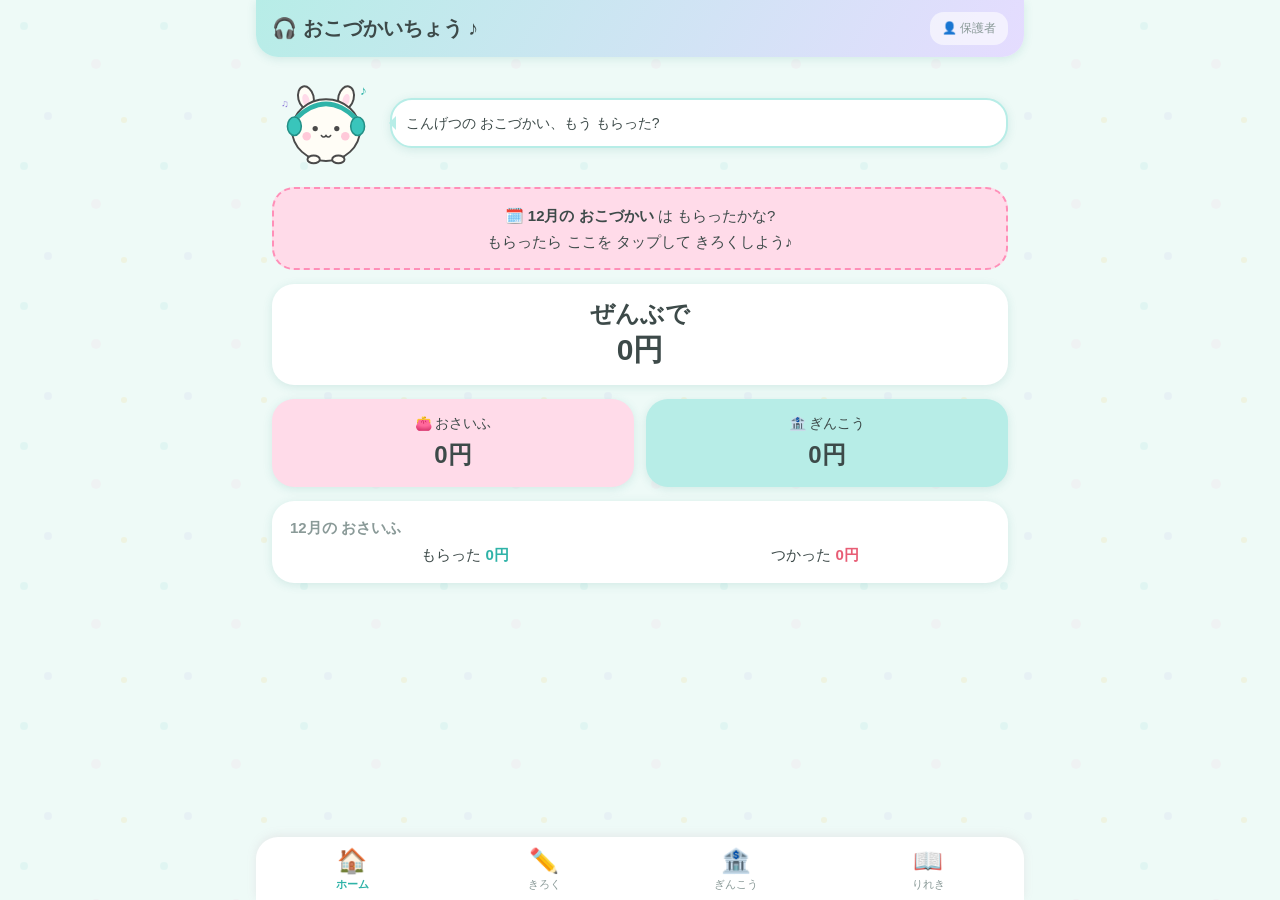
<file: allowance_cc/index.html>
<!DOCTYPE html>
<html lang="ja">
<head>
<meta charset="UTF-8">
<meta name="viewport" content="width=device-width, initial-scale=1.0, viewport-fit=cover">
<meta name="apple-mobile-web-app-capable" content="yes">
<meta name="apple-mobile-web-app-status-bar-style" content="default">
<!-- ホーム画面に追加したときの名前(短めにしないと省略される) -->
<meta name="apple-mobile-web-app-title" content="おこづかい">
<meta name="theme-color" content="#b7ede7">
<!-- iOS のホーム画面アイコンは favicon ではなく apple-touch-icon が使われる -->
<link rel="apple-touch-icon" href="apple-touch-icon.png">
<link rel="icon" type="image/png" sizes="32x32" href="favicon-32.png">
<link rel="icon" type="image/png" sizes="512x512" href="icon-512.png">
<link rel="manifest" href="manifest.webmanifest">
<title>🎧 おこづかいちょう ♪</title>
<style>
  :root {
    --pink: #ffdbe9;
    --pink-dark: #ff8fb8;
    --mint: #b7ede7;
    --mint-dark: #2fb3a8;
    --yellow: #fff3c4;
    --yellow-dark: #f0b400;
    --blue: #e5dcff;
    --blue-dark: #8f7ad9;
    --red: #e85d75;
    --text: #3d4a49;
    --text-light: #8a9a98;
    --bg: #eefaf7;
    --card: #ffffff;
    --radius: 22px;
    --shadow: 0 2px 10px rgba(60, 150, 140, .16);
  }
  * { margin: 0; padding: 0; box-sizing: border-box; -webkit-tap-highlight-color: transparent; }
  html, body { height: 100%; }
  body {
    font-family: "Hiragino Maru Gothic ProN", "Hiragino Kaku Gothic ProN", "Yu Gothic", sans-serif;
    background: var(--bg) url("data:image/svg+xml,%3Csvg xmlns='http://www.w3.org/2000/svg' width='140' height='140'%3E%3Ccircle cx='24' cy='26' r='4' fill='%232fb3a8' opacity='.07'/%3E%3Ccircle cx='96' cy='64' r='5' fill='%23ff8fb8' opacity='.07'/%3E%3Ccircle cx='48' cy='116' r='4' fill='%238f7ad9' opacity='.07'/%3E%3Ccircle cx='124' cy='120' r='3' fill='%23f0b400' opacity='.09'/%3E%3C/svg%3E");
    color: var(--text);
    display: flex;
    flex-direction: column;
    max-width: 768px;
    margin: 0 auto;
    overscroll-behavior: none;
  }
  button { font-family: inherit; color: inherit; border: none; background: none; cursor: pointer; }

  /* ---- ヘッダー ---- */
  header {
    background: linear-gradient(120deg, var(--mint), var(--blue));
    padding: calc(env(safe-area-inset-top) + 12px) 16px 12px;
    display: flex;
    align-items: center;
    justify-content: space-between;
    border-radius: 0 0 var(--radius) var(--radius);
    box-shadow: var(--shadow);
    flex-shrink: 0;
  }
  header h1 { font-size: 20px; }
  #btn-parent {
    font-size: 12px;
    color: var(--text-light);
    background: rgba(255,255,255,.6);
    padding: 8px 12px;
    border-radius: 14px;
  }

  /* ---- メイン ---- */
  main { flex: 1; overflow-y: auto; padding: 16px 16px 8px; -webkit-overflow-scrolling: touch; }
  .tab { display: none; }
  .tab.active { display: block; animation: fadein .18s ease; }
  @keyframes fadein { from { opacity: 0; transform: translateY(6px); } to { opacity: 1; } }

  .card {
    background: var(--card);
    border-radius: var(--radius);
    box-shadow: var(--shadow);
    padding: 18px;
    margin-bottom: 14px;
  }
  .card h2 { font-size: 15px; color: var(--text-light); margin-bottom: 8px; }

  /* ---- マスコット ---- */
  .mascot-row {
    display: flex;
    align-items: center;
    gap: 10px;
    margin-bottom: 14px;
  }
  .mascot {
    width: 108px;
    flex-shrink: 0;
    animation: bounce 3s ease-in-out infinite;
  }
  @keyframes bounce {
    0%, 100% { transform: translateY(0); }
    50% { transform: translateY(-5px); }
  }
  .mascot .note-float { animation: notefloat 2.6s ease-in-out infinite; }
  .mascot .note-float2 { animation: notefloat 2.6s ease-in-out .9s infinite; }
  @keyframes notefloat {
    0%, 100% { opacity: .3; transform: translateY(0); }
    50% { opacity: 1; transform: translateY(-4px); }
  }
  .bubble {
    position: relative;
    flex: 1;
    background: var(--card);
    border: 2px solid var(--mint);
    border-radius: var(--radius);
    box-shadow: var(--shadow);
    padding: 12px 14px;
    font-size: 14px;
    line-height: 1.6;
  }
  .bubble::before {
    content: "";
    position: absolute;
    left: -10px;
    top: 50%;
    margin-top: -7px;
    border: 7px solid transparent;
    border-right-color: var(--mint);
  }
  .corner-buddy {
    position: absolute;
    width: 44px;
    right: 10px;
    bottom: 6px;
    pointer-events: none;
  }

  /* ---- ホーム ---- */
  #interest-banner {
    display: none;
    background: var(--yellow);
    border: 2px dashed var(--yellow-dark);
    border-radius: var(--radius);
    padding: 14px 16px;
    margin-bottom: 14px;
    font-size: 16px;
    font-weight: bold;
    text-align: center;
  }
  #allowance-banner {
    display: none;
    background: var(--pink);
    border: 2px dashed var(--pink-dark);
    border-radius: var(--radius);
    padding: 14px 16px;
    margin-bottom: 14px;
    font-size: 15px;
    text-align: center;
    line-height: 1.7;
    cursor: pointer;
  }
  #allowance-banner:active { transform: scale(.98); }
  #backup-banner {
    display: none;
    background: var(--blue);
    border: 2px dashed var(--blue-dark);
    border-radius: var(--radius);
    padding: 12px 14px;
    margin-bottom: 14px;
    font-size: 13px;
    text-align: center;
    line-height: 1.6;
    cursor: pointer;
  }
  .balance-row { display: flex; gap: 12px; margin-bottom: 14px; }
  .balance-box {
    flex: 1;
    border-radius: var(--radius);
    box-shadow: var(--shadow);
    padding: 16px 12px;
    text-align: center;
  }
  .balance-box .label { font-size: 14px; margin-bottom: 6px; }
  .balance-box .amount { font-size: 24px; font-weight: bold; word-break: break-all; }
  #box-wallet { background: var(--pink); }
  #box-bank { background: var(--mint); }
  .total-box {
    background: var(--card);
    border-radius: var(--radius);
    box-shadow: var(--shadow);
    padding: 14px;
    text-align: center;
    margin-bottom: 14px;
  }
  .total-box .amount { font-size: 30px; font-weight: bold; }
  .mini-summary { display: flex; justify-content: space-around; font-size: 15px; }
  .mini-summary .in { color: var(--mint-dark); font-weight: bold; }
  .mini-summary .out { color: var(--red); font-weight: bold; }

  /* ---- きろく ---- */
  .type-toggle { display: flex; gap: 10px; margin-bottom: 14px; }
  .type-toggle button {
    flex: 1;
    padding: 14px;
    border-radius: var(--radius);
    font-size: 17px;
    font-weight: bold;
    background: #eee;
    color: var(--text-light);
    transition: all .15s;
  }
  .type-toggle button.sel-in { background: var(--mint); color: var(--text); box-shadow: var(--shadow); }
  .type-toggle button.sel-out { background: var(--pink); color: var(--text); box-shadow: var(--shadow); }

  .amount-display {
    background: var(--card);
    border-radius: var(--radius);
    box-shadow: var(--shadow);
    font-size: 34px;
    font-weight: bold;
    text-align: right;
    padding: 14px 20px;
    margin-bottom: 12px;
    min-height: 66px;
  }
  .numpad { display: grid; grid-template-columns: repeat(3, 1fr); gap: 8px; margin-bottom: 14px; }
  .numpad button {
    background: var(--card);
    border-radius: 16px;
    box-shadow: var(--shadow);
    font-size: 24px;
    font-weight: bold;
    padding: 14px 0;
    min-height: 54px;
  }
  .numpad button:active { transform: scale(.95); background: var(--yellow); }
  .numpad .np-del { font-size: 20px; color: var(--red); }

  .chips { display: flex; flex-wrap: wrap; gap: 8px; margin-bottom: 14px; }
  .chips button {
    padding: 12px 16px;
    border-radius: 999px;
    background: var(--card);
    box-shadow: var(--shadow);
    font-size: 15px;
  }
  .chips button.sel { background: var(--yellow); border: 2px solid var(--yellow-dark); font-weight: bold; }

  input[type="text"], input[type="tel"], input[type="number"], textarea {
    width: 100%;
    font-family: inherit;
    font-size: 16px;
    padding: 12px 14px;
    border: 2px solid #eee;
    border-radius: 14px;
    background: var(--card);
    color: var(--text);
    outline: none;
  }
  input:focus, textarea:focus { border-color: var(--mint-dark); }

  .btn-big {
    display: block;
    width: 100%;
    padding: 16px;
    border-radius: var(--radius);
    font-size: 18px;
    font-weight: bold;
    box-shadow: var(--shadow);
    margin-top: 14px;
  }
  .btn-big:active { transform: scale(.98); }
  .btn-primary { background: var(--mint-dark); color: #fff; }
  .btn-mint { background: var(--mint-dark); color: #fff; }
  .btn-gray { background: #eee; color: var(--text-light); }
  .btn-danger { background: var(--red); color: #fff; }

  /* ---- ぎんこう ---- */
  .bank-hero {
    position: relative;
    background: linear-gradient(135deg, var(--mint), var(--blue));
    border-radius: var(--radius);
    box-shadow: var(--shadow);
    padding: 22px 18px;
    text-align: center;
    margin-bottom: 14px;
  }
  .bank-hero .label { font-size: 15px; }
  .bank-hero .amount { font-size: 34px; font-weight: bold; margin: 6px 0; }
  .bank-hero .rate { font-size: 14px; color: var(--text); background: rgba(255,255,255,.7); display: inline-block; padding: 4px 14px; border-radius: 999px; }
  .bank-btns { display: flex; gap: 12px; margin-bottom: 14px; }
  .bank-btns button {
    flex: 1;
    padding: 18px 10px;
    border-radius: var(--radius);
    font-size: 17px;
    font-weight: bold;
    box-shadow: var(--shadow);
  }
  .bank-btns .deposit { background: var(--mint); }
  .bank-btns .withdraw { background: var(--pink); }
  .forecast-table { width: 100%; font-size: 16px; border-collapse: collapse; }
  .forecast-table td { padding: 8px 4px; border-bottom: 1px dashed #eee; }
  .forecast-table td:last-child { text-align: right; font-weight: bold; }
  .forecast-plus { color: var(--mint-dark); font-size: 13px; font-weight: normal; }

  /* ---- りれき ---- */
  .filter-row { display: flex; gap: 8px; margin-bottom: 14px; }
  .filter-row button {
    flex: 1;
    padding: 10px;
    border-radius: 999px;
    background: var(--card);
    box-shadow: var(--shadow);
    font-size: 14px;
  }
  .filter-row button.sel { background: var(--yellow); border: 2px solid var(--yellow-dark); font-weight: bold; }
  .month-head { font-size: 14px; font-weight: bold; color: var(--text-light); margin: 16px 4px 8px; }
  .hist-item {
    background: var(--card);
    border-radius: 16px;
    box-shadow: var(--shadow);
    padding: 12px 14px;
    margin-bottom: 8px;
    display: flex;
    align-items: center;
    gap: 12px;
  }
  .hist-item .icon { font-size: 22px; }
  .hist-item .body { flex: 1; min-width: 0; }
  .hist-item .title { font-size: 15px; font-weight: bold; }
  .hist-item .sub { font-size: 12px; color: var(--text-light); overflow: hidden; text-overflow: ellipsis; white-space: nowrap; }
  .hist-item .amt { font-size: 16px; font-weight: bold; white-space: nowrap; }
  .amt.plus { color: var(--mint-dark); }
  .amt.minus { color: var(--red); }
  .empty-msg { text-align: center; color: var(--text-light); padding: 40px 0; font-size: 15px; }

  /* ---- 保護者 ---- */
  #tab-parent h2.page-title { font-size: 18px; margin-bottom: 14px; }
  .parent-row { display: flex; justify-content: space-between; padding: 8px 0; font-size: 15px; border-bottom: 1px dashed #eee; }
  .parent-row:last-child { border-bottom: none; }
  .rate-input-row { display: flex; gap: 10px; align-items: center; }
  .rate-input-row input { flex: 1; }
  .rate-input-row .unit { font-size: 16px; }
  .pin-dots { display: flex; justify-content: center; gap: 14px; margin: 18px 0; }
  .pin-dots span { width: 18px; height: 18px; border-radius: 50%; background: #eee; }
  .pin-dots span.on { background: var(--mint-dark); }
  #parent-lock .numpad { max-width: 320px; margin: 0 auto 14px; }
  .note { font-size: 12px; color: var(--text-light); margin-top: 8px; line-height: 1.6; }

  /* ---- ナビ ---- */
  nav {
    flex-shrink: 0;
    display: flex;
    background: var(--card);
    border-radius: var(--radius) var(--radius) 0 0;
    box-shadow: 0 -2px 10px rgba(180,140,160,.15);
    padding-bottom: env(safe-area-inset-bottom);
  }
  nav button {
    flex: 1;
    padding: 10px 0 8px;
    font-size: 11px;
    color: var(--text-light);
    display: flex;
    flex-direction: column;
    align-items: center;
    gap: 2px;
  }
  nav button .nav-icon { font-size: 24px; }
  nav button.sel { color: var(--mint-dark); font-weight: bold; }

  /* ---- モーダル ---- */
  .modal-bg {
    display: none;
    position: fixed;
    inset: 0;
    background: rgba(74, 63, 69, .45);
    z-index: 50;
    align-items: flex-end;
    justify-content: center;
  }
  .modal-bg.open { display: flex; }
  .modal {
    background: var(--bg);
    border-radius: var(--radius) var(--radius) 0 0;
    width: 100%;
    max-width: 768px;
    padding: 20px 16px calc(env(safe-area-inset-bottom) + 20px);
    animation: slideup .2s ease;
  }
  @keyframes slideup { from { transform: translateY(40px); opacity: 0; } to { transform: none; opacity: 1; } }
  .modal h3 { font-size: 17px; text-align: center; margin-bottom: 12px; }
  .modal .limit-note { text-align: center; font-size: 13px; color: var(--text-light); margin-bottom: 10px; }

  /* ---- トースト ---- */
  #toast {
    position: fixed;
    left: 50%;
    bottom: 110px;
    transform: translateX(-50%) translateY(20px);
    background: var(--text);
    color: #fff;
    padding: 12px 22px;
    border-radius: 999px;
    font-size: 15px;
    font-weight: bold;
    opacity: 0;
    pointer-events: none;
    transition: all .25s;
    z-index: 100;
    white-space: nowrap;
  }
  #toast.show { opacity: 1; transform: translateX(-50%) translateY(0); }
</style>
</head>
<body>

<header>
  <h1>🎧 おこづかいちょう ♪</h1>
  <button id="btn-parent" onclick="openParent()">👤 保護者</button>
</header>

<main>
  <!-- ホーム -->
  <section class="tab active" id="tab-home">
    <div class="mascot-row">
      <svg class="mascot" viewBox="0 0 140 130" xmlns="http://www.w3.org/2000/svg" aria-hidden="true">
        <text class="note-float" x="114" y="28" font-size="17" fill="#2fb3a8">♪</text>
        <text class="note-float2" x="12" y="44" font-size="13" fill="#8f7ad9">♫</text>
        <!-- 耳 -->
        <ellipse cx="44" cy="32" rx="10" ry="15" fill="#fffdf6" stroke="#4a4a4a" stroke-width="2.5" transform="rotate(-14 44 32)"/>
        <ellipse cx="96" cy="32" rx="10" ry="15" fill="#fffdf6" stroke="#4a4a4a" stroke-width="2.5" transform="rotate(14 96 32)"/>
        <ellipse cx="44" cy="35" rx="4.5" ry="8" fill="#ffdbe9" transform="rotate(-14 44 35)"/>
        <ellipse cx="96" cy="35" rx="4.5" ry="8" fill="#ffdbe9" transform="rotate(14 96 35)"/>
        <!-- からだ -->
        <ellipse cx="70" cy="74" rx="44" ry="40" fill="#fffdf6" stroke="#4a4a4a" stroke-width="2.5"/>
        <!-- ヘッドホン -->
        <path d="M30 60 Q70 20 110 60" fill="none" stroke="#2fb3a8" stroke-width="6" stroke-linecap="round"/>
        <ellipse cx="29" cy="69" rx="9" ry="12" fill="#39c5bb" stroke="#238f86" stroke-width="2"/>
        <ellipse cx="111" cy="69" rx="9" ry="12" fill="#39c5bb" stroke="#238f86" stroke-width="2"/>
        <!-- かお -->
        <circle cx="56" cy="72" r="3.4" fill="#4a4a4a"/>
        <circle cx="84" cy="72" r="3.4" fill="#4a4a4a"/>
        <path d="M64 81 Q67 85 70 81 Q73 85 76 81" fill="none" stroke="#4a4a4a" stroke-width="2" stroke-linecap="round"/>
        <circle cx="45" cy="82" r="5.5" fill="#ffc0d4" opacity=".85"/>
        <circle cx="95" cy="82" r="5.5" fill="#ffc0d4" opacity=".85"/>
        <!-- あし -->
        <ellipse cx="54" cy="112" rx="8" ry="5" fill="#fffdf6" stroke="#4a4a4a" stroke-width="2.5"/>
        <ellipse cx="86" cy="112" rx="8" ry="5" fill="#fffdf6" stroke="#4a4a4a" stroke-width="2.5"/>
      </svg>
      <div class="bubble" id="mascot-bubble"></div>
    </div>
    <div id="interest-banner"></div>
    <div id="allowance-banner" onclick="startAllowanceRecord()"></div>
    <div id="backup-banner" onclick="openParent()"></div>
    <div class="total-box">
      <h2>ぜんぶで</h2>
      <div class="amount" id="home-total">0円</div>
    </div>
    <div class="balance-row">
      <div class="balance-box" id="box-wallet">
        <div class="label">👛 おさいふ</div>
        <div class="amount" id="home-wallet">0円</div>
      </div>
      <div class="balance-box" id="box-bank">
        <div class="label">🏦 ぎんこう</div>
        <div class="amount" id="home-bank">0円</div>
      </div>
    </div>
    <div class="card">
      <h2 id="home-month-label">今月</h2>
      <div class="mini-summary">
        <div>もらった <span class="in" id="home-month-in">0円</span></div>
        <div>つかった <span class="out" id="home-month-out">0円</span></div>
      </div>
    </div>
  </section>

  <!-- きろく -->
  <section class="tab" id="tab-record">
    <div class="type-toggle">
      <button id="rec-btn-in" onclick="setRecType('in')">💰 もらった</button>
      <button id="rec-btn-out" onclick="setRecType('out')">🛍️ つかった</button>
    </div>
    <div class="amount-display" id="rec-amount">0円</div>
    <div class="numpad" id="rec-numpad"></div>
    <div class="card">
      <h2>なにかな?</h2>
      <div class="chips" id="rec-chips"></div>
      <input type="text" id="rec-memo" placeholder="メモ(かかなくてもOK)" maxlength="30">
    </div>
    <button class="btn-big btn-primary" onclick="saveRecord()">きろくする ✏️</button>
  </section>

  <!-- ぎんこう -->
  <section class="tab" id="tab-bank">
    <div class="bank-hero">
      <div class="label">🏦 ぎんこうに あずけているお金</div>
      <div class="amount" id="bank-balance">0円</div>
      <div class="rate">年利 <span id="bank-rate">10</span>%(1年でふえる わりあい)</div>
      <svg class="corner-buddy" viewBox="0 0 60 52" xmlns="http://www.w3.org/2000/svg" aria-hidden="true">
        <!-- すみっこにすわる ちいさな おともだち(ことりのこ) -->
        <ellipse cx="30" cy="32" rx="17" ry="15" fill="#fff8dc" stroke="#4a4a4a" stroke-width="2"/>
        <path d="M22 20 Q26 12 32 18" fill="none" stroke="#4a4a4a" stroke-width="2" stroke-linecap="round"/>
        <circle cx="24" cy="30" r="2.2" fill="#4a4a4a"/>
        <circle cx="36" cy="30" r="2.2" fill="#4a4a4a"/>
        <path d="M28 34 L31 36 L28 38" fill="#f0b400" stroke="#4a4a4a" stroke-width="1.5" stroke-linejoin="round"/>
        <circle cx="19" cy="36" r="3" fill="#ffc0d4" opacity=".85"/>
        <circle cx="41" cy="36" r="3" fill="#ffc0d4" opacity=".85"/>
        <ellipse cx="24" cy="47" rx="5" ry="3" fill="#fff8dc" stroke="#4a4a4a" stroke-width="2"/>
        <ellipse cx="36" cy="47" rx="5" ry="3" fill="#fff8dc" stroke="#4a4a4a" stroke-width="2"/>
      </svg>
    </div>
    <div class="bank-btns">
      <button class="deposit" onclick="openBankModal('deposit')">⬇️ あずける</button>
      <button class="withdraw" onclick="openBankModal('withdraw')">⬆️ ひきだす</button>
    </div>
    <div class="card">
      <h2>🔮 このまま あずけておくと…</h2>
      <table class="forecast-table" id="forecast-table"></table>
      <div class="note">毎月、りそくがついて どんどんふえるよ(ふくり)</div>
    </div>
  </section>

  <!-- りれき -->
  <section class="tab" id="tab-history">
    <div class="filter-row">
      <button data-f="wallet" class="sel" onclick="setHistFilter('wallet')">👛 おさいふ</button>
      <button data-f="bank" onclick="setHistFilter('bank')">🏦 ぎんこう</button>
    </div>
    <div id="hist-list"></div>
  </section>

  <!-- 保護者 -->
  <section class="tab" id="tab-parent">
    <!-- 暗証番号ロック -->
    <div id="parent-lock">
      <h2 class="page-title" id="pin-title">暗証番号を入力</h2>
      <div class="pin-dots" id="pin-dots"><span></span><span></span><span></span><span></span></div>
      <div class="numpad" id="pin-numpad"></div>
      <button class="btn-big btn-gray" onclick="goTab('home')">もどる</button>
    </div>
    <!-- 保護者コンテンツ -->
    <div id="parent-content" style="display:none">
      <h2 class="page-title">👤 保護者ページ</h2>
      <div class="card">
        <h2>残高サマリー</h2>
        <div class="parent-row"><span>おさいふ</span><span id="p-wallet"></span></div>
        <div class="parent-row"><span>銀行(疑似口座)</span><span id="p-bank"></span></div>
        <div class="parent-row"><span>合計</span><span id="p-total"></span></div>
        <div class="parent-row"><span>これまでの利息合計</span><span id="p-interest"></span></div>
        <div class="parent-row"><span>利息の最終計算月</span><span id="p-last-ym"></span></div>
      </div>
      <div class="card">
        <h2>年利の設定(%)</h2>
        <div class="rate-input-row">
          <input type="number" id="p-rate-input" min="0" max="100" step="0.1" inputmode="decimal">
          <span class="unit">%</span>
          <button class="btn-big btn-mint" style="width:auto; margin:0; padding:12px 18px;" onclick="saveRate()">保存</button>
        </div>
        <div class="note">利息は月複利(年利÷12を毎月適用、1円未満切り捨て)。アプリを開いたときに、前回計算から経過した月数分をまとめて加算します。変更は次回の計算分から反映されます。</div>
      </div>
      <div class="card">
        <h2>データの同期(Google スプレッドシート)</h2>
        <div class="parent-row"><span>状態</span><span id="p-sync-state"></span></div>
        <div class="parent-row"><span>最終同期</span><span id="p-sync-last"></span></div>
        <div class="parent-row"><span>未同期の変更</span><span id="p-sync-dirty"></span></div>
        <div class="note" id="p-sync-error" style="color:var(--red); display:none"></div>

        <div id="p-sync-conflict" style="display:none; background:var(--yellow); border-radius:14px; padding:12px; margin-top:12px">
          <div style="font-size:14px; line-height:1.6">
            この端末とスプレッドシートの内容が食い違っています。<br>どちらを残すか選んでください。
          </div>
          <button class="btn-big btn-gray" onclick="resolveConflict('local')">この端末の内容で上書き</button>
          <button class="btn-big btn-gray" onclick="resolveConflict('sheet')">スプレッドシートの内容で復元</button>
        </div>

        <input type="text" id="p-sync-url" placeholder="Apps Script の URL(/exec で終わるもの)" style="margin-top:12px">
        <input type="text" id="p-sync-secret" placeholder="合言葉(スクリプトに書いたもの)" style="margin-top:10px">
        <button class="btn-big btn-mint" onclick="saveSyncSettings()">接続テスト＆保存</button>
        <button class="btn-big btn-gray" onclick="syncNow()">今すぐ同期</button>
        <button class="btn-big btn-gray" onclick="openSheet()">スプレッドシートを開く</button>
        <button class="btn-big btn-gray" onclick="restoreFromSheet()">スプレッドシートから復元</button>
        <button class="btn-big btn-gray" onclick="disableSync()">同期をやめる</button>
        <div class="note">
          ・設定方法は「同期セットアップ手順.md」を参照してください。<br>
          ・<b>URLと合言葉はパスワードと同じ扱い</b>です。他人に共有しないでください。<br>
          ・記録するたびに自動で送信されます。通信できないときは端末に貯めておき、あとで自動的に送ります。<br>
          ・端末のデータが消えた場合は、URLと合言葉を入れ直せば復元できます。
        </div>
      </div>
      <div class="card">
        <h2>バックアップ</h2>
        <div class="parent-row"><span>最終バックアップ</span><span id="p-last-backup"></span></div>
        <button class="btn-big btn-mint" onclick="exportJson()">バックアップを保存(JSONファイル)</button>
        <button class="btn-big btn-gray" onclick="exportCsv()">CSVで保存(表計算ソフト用)</button>
        <button class="btn-big btn-gray" onclick="document.getElementById('restore-file').click()">ファイルから復元</button>
        <input type="file" id="restore-file" accept=".json,application/json" style="display:none" onchange="restoreFromFile(this)">
        <div class="note">
          ・JSONファイルが完全なバックアップです。iPadでは「ファイル」アプリ(iCloud Drive)に保存されます。<br>
          ・CSVは閲覧用で、復元には使えません。<br>
          ・ブラウザの履歴削除でデータが消えることがあるため、定期的なバックアップと「ホーム画面に追加」してのご利用をおすすめします。30日以上バックアップがないと、ホーム画面にお知らせが出ます(同期が正常な間は表示しません)。<br>
          ・<b>JSONファイルには同期用のURLと合言葉が含まれます。</b>他人に渡さないでください。逆に言えば、このファイルがあれば同期先に再接続できます。
        </div>
      </div>
      <div class="card">
        <h2>データ管理</h2>
        <button class="btn-big btn-danger" onclick="resetData()">全データをリセット</button>
      </div>
      <div class="card">
        <h2>暗証番号の変更</h2>
        <input type="tel" id="p-new-pin" maxlength="4" placeholder="新しい4けたの番号" inputmode="numeric">
        <button class="btn-big btn-gray" onclick="changePin()">変更する</button>
      </div>
      <button class="btn-big btn-primary" onclick="goTab('home')">ホームにもどる</button>
    </div>
  </section>
</main>

<nav>
  <button data-tab="home" class="sel" onclick="goTab('home')"><span class="nav-icon">🏠</span>ホーム</button>
  <button data-tab="record" onclick="goTab('record')"><span class="nav-icon">✏️</span>きろく</button>
  <button data-tab="bank" onclick="goTab('bank')"><span class="nav-icon">🏦</span>ぎんこう</button>
  <button data-tab="history" onclick="goTab('history')"><span class="nav-icon">📖</span>りれき</button>
</nav>

<!-- 銀行 入出金モーダル -->
<div class="modal-bg" id="bank-modal-bg" onclick="if(event.target===this) closeBankModal()">
  <div class="modal">
    <h3 id="bank-modal-title"></h3>
    <div class="limit-note" id="bank-modal-limit"></div>
    <div class="amount-display" id="bank-modal-amount">0円</div>
    <div class="numpad" id="bank-numpad"></div>
    <button class="btn-big btn-mint" id="bank-modal-ok" onclick="confirmBankModal()"></button>
    <button class="btn-big btn-gray" onclick="closeBankModal()">やめる</button>
  </div>
</div>

<div id="toast"></div>

<script>
'use strict';

/* ================= データ ================= */
const KEY = 'okozukai-app-v1';
const CATEGORIES = {
  in:  ['おこづかい', 'おてつだい', 'お年玉', 'プレゼント', 'その他'],
  out: ['おかし', 'おもちゃ', '文ぼう具', '本', 'その他'],
};
const TRANSFER_CAT = 'ぎんこう';
const ALLOWANCE_CAT = 'おこづかい';

let state = null;

function defaultState() {
  return {
    version: 1,
    wallet: { transactions: [] },
    bank: { balance: 0, annualRate: 10, lastInterestYm: ymNow(), history: [] },
    settings: { parentPin: null, lastBackupAt: null },
    // 同期の設定。この節はスプレッドシートには送らない(端末固有のため)
    sync: { enabled: false, endpoint: '', secret: '', sheetUrl: '',
            revision: 0, dirty: false, pendingOpId: null,
            lastSyncAt: null, lastError: null, conflictRevision: null },
  };
}

function loadState() {
  try {
    const raw = localStorage.getItem(KEY);
    if (!raw) { state = defaultState(); return; }
    const d = JSON.parse(raw);
    const def = defaultState();
    state = {
      version: 1,
      wallet: { transactions: Array.isArray(d.wallet?.transactions) ? d.wallet.transactions : [] },
      bank: { ...def.bank, ...(d.bank || {}) },
      settings: { ...def.settings, ...(d.settings || {}) },
      sync: { ...def.sync, ...(d.sync || {}) },
    };
    if (!Array.isArray(state.bank.history)) state.bank.history = [];
  } catch (e) {
    state = defaultState();
  }
}

// 保存のみ。同期は起こさない(同期処理自身が状態を書き戻すため)
function persist() {
  localStorage.setItem(KEY, JSON.stringify(state));
}

// データ変更時の保存。保存に加えて同期を予約する
function saveState() {
  persist();
  scheduleSync();
}

function uid() { return Date.now().toString(36) + Math.random().toString(36).slice(2, 7); }
function todayStr() {
  const d = new Date();
  return `${d.getFullYear()}-${String(d.getMonth() + 1).padStart(2, '0')}-${String(d.getDate()).padStart(2, '0')}`;
}
function ymNow() { return todayStr().slice(0, 7); }
function yen(n) { return n.toLocaleString('ja-JP') + '円'; }

function walletBalance() {
  return state.wallet.transactions.reduce((s, t) => s + (t.type === 'in' ? t.amount : -t.amount), 0);
}

/* ================= 利息計算(月複利) ================= */
function monthsBetween(ymA, ymB) {
  const [y1, m1] = ymA.split('-').map(Number);
  const [y2, m2] = ymB.split('-').map(Number);
  return (y2 - y1) * 12 + (m2 - m1);
}
function addMonths(ym, n) {
  const [y, m] = ym.split('-').map(Number);
  const total = y * 12 + (m - 1) + n;
  return `${Math.floor(total / 12)}-${String((total % 12) + 1).padStart(2, '0')}`;
}

// アプリ起動時に呼ぶ。加算した利息の合計を返す。
function applyInterest() {
  const now = ymNow();
  const elapsed = monthsBetween(state.bank.lastInterestYm, now);
  if (elapsed <= 0) {
    // 時計が過去に戻っている場合も lastInterestYm は動かさない
    return 0;
  }
  let total = 0;
  for (let i = 1; i <= elapsed; i++) {
    const interest = Math.floor(state.bank.balance * state.bank.annualRate / 100 / 12);
    if (interest > 0) {
      state.bank.balance += interest;
      total += interest;
      state.bank.history.push({
        id: uid(),
        date: addMonths(state.bank.lastInterestYm, i) + '-01',
        type: 'interest',
        amount: interest,
        balanceAfter: state.bank.balance,
      });
    }
  }
  state.bank.lastInterestYm = now;
  saveState();
  return total;
}

/* ================= タブ ================= */
function goTab(name) {
  // 保護者ページから離れたら施錠(戻るときは必ず暗証番号を要求する)
  if (name !== 'parent' && parentUnlocked) lockParent();
  document.querySelectorAll('.tab').forEach(el => el.classList.remove('active'));
  document.getElementById('tab-' + name).classList.add('active');
  document.querySelectorAll('nav button').forEach(b => b.classList.toggle('sel', b.dataset.tab === name));
  document.querySelector('main').scrollTop = 0;
  if (name === 'home') renderHome();
  if (name === 'bank') renderBank();
  if (name === 'history') renderHistory();
}

/* ================= トースト ================= */
let toastTimer = null;
function toast(msg) {
  const el = document.getElementById('toast');
  el.textContent = msg;
  el.classList.add('show');
  clearTimeout(toastTimer);
  toastTimer = setTimeout(() => el.classList.remove('show'), 2200);
}

/* ================= 汎用テンキー ================= */
// getter/setter で金額(数値)を扱う。上限 9,999,999。
function buildNumpad(container, getVal, setVal) {
  container.innerHTML = '';
  const keys = ['1','2','3','4','5','6','7','8','9','00','0','del'];
  keys.forEach(k => {
    const b = document.createElement('button');
    b.type = 'button';
    if (k === 'del') {
      b.textContent = '⌫ けす';
      b.className = 'np-del';
      b.onclick = () => setVal(Math.floor(getVal() / 10));
    } else {
      b.textContent = k;
      b.onclick = () => {
        const next = Number(String(getVal()) + k);
        if (next <= 9999999) setVal(next);
      };
    }
    container.appendChild(b);
  });
}

/* ================= ホーム ================= */
const BACKUP_REMIND_DAYS = 30;
function needsBackupReminder() {
  if (!hasAnyData()) return false;
  if (syncHealthy()) return false;   // 同期でデータが守られているなら催促しない
  if (!state.settings.lastBackupAt) return true;
  const elapsed = Date.now() - new Date(state.settings.lastBackupAt).getTime();
  return elapsed > BACKUP_REMIND_DAYS * 24 * 60 * 60 * 1000;
}

function renderBackupBanner() {
  const el = document.getElementById('backup-banner');
  // 同期を設定しているのに7日以上できていない場合は、そちらを優先して知らせる
  if (hasAnyData() && syncEnabled() && !syncHealthy()) {
    el.innerHTML = '👤 <b>保護者の方へ</b>: スプレッドシートへの同期が7日以上できていません。<br>タップして設定を確認してください';
    el.style.display = 'block';
    return;
  }
  if (!needsBackupReminder()) { el.style.display = 'none'; return; }
  el.innerHTML = state.settings.lastBackupAt
    ? '👤 <b>保護者の方へ</b>: 最終バックアップから30日以上たっています。<br>タップしてバックアップしてください'
    : '👤 <b>保護者の方へ</b>: まだバックアップがありません。<br>タップしてバックアップしてください';
  el.style.display = 'block';
}

/* --- おこづかいリマインダー -----------------------------------------
   毎月1日以降、その月の「おこづかい」の記録がまだなければホームで促す。
   端末通知はブラウザの制約で実現できないため、アプリ内での声かけで代替する。 */
function needsAllowanceReminder() {
  const ym = ymNow();
  return !state.wallet.transactions.some(
    t => t.type === 'in' && t.category === ALLOWANCE_CAT && t.date.startsWith(ym));
}

function renderAllowanceBanner() {
  const el = document.getElementById('allowance-banner');
  if (!needsAllowanceReminder()) { el.style.display = 'none'; return; }
  const m = Number(ymNow().slice(5));
  el.innerHTML = `🗓️ <b>${m}月の おこづかい</b> は もらったかな?<br>もらったら ここを タップして きろくしよう♪`;
  el.style.display = 'block';
}

// バナーから「きろく」へ。もらった+おこづかいを選んだ状態にしておく。
function startAllowanceRecord() {
  goTab('record');
  setRecType('in');
  const chip = [...document.querySelectorAll('#rec-chips button')]
    .find(b => b.textContent === ALLOWANCE_CAT);
  if (chip) chip.click();
}

function renderHome() {
  renderMascotBubble();
  renderAllowanceBanner();
  renderBackupBanner();
  const w = walletBalance();
  const b = state.bank.balance;
  document.getElementById('home-wallet').textContent = yen(w);
  document.getElementById('home-bank').textContent = yen(b);
  document.getElementById('home-total').textContent = yen(w + b);

  const ym = ymNow();
  const [, m] = ym.split('-');
  document.getElementById('home-month-label').textContent = `${Number(m)}月の おさいふ`;
  let mIn = 0, mOut = 0;
  state.wallet.transactions.forEach(t => {
    if (!t.date.startsWith(ym) || t.category === TRANSFER_CAT) return;
    if (t.type === 'in') mIn += t.amount; else mOut += t.amount;
  });
  document.getElementById('home-month-in').textContent = yen(mIn);
  document.getElementById('home-month-out').textContent = yen(mOut);
}

const BUBBLE_PHRASES = [
  'こんにちは!♪ きょうも きろく してみよう',
  'ためると りそくで ふえるよ〜♪',
  'おかいものの まえに ざんだか チェック!',
  'ちょっとずつ ためてて えらい…! えらすぎる…!',
  'ぎんこうに あずけると ふえていくよ♪',
];
// おしゃべりの優先度: りそく > おこづかいの声かけ > ふつうのひとこと
let interestGained = false;
const randomPhrase = BUBBLE_PHRASES[Math.floor(Math.random() * BUBBLE_PHRASES.length)];
function renderMascotBubble() {
  document.getElementById('mascot-bubble').textContent =
    interestGained ? 'りそくが ついたよ!! やった〜〜♪'
    : needsAllowanceReminder() ? 'こんげつの おこづかい、もう もらった?'
    : randomPhrase;
}

function showInterestBanner(total, months) {
  const el = document.getElementById('interest-banner');
  el.innerHTML = `🎉 りそくが <span style="font-size:22px">${yen(total)}</span> つきました!<br><span style="font-size:13px; font-weight:normal">(${months}か月ぶん)</span>`;
  el.style.display = 'block';
}

/* ================= きろく ================= */
let recType = 'in';
let recAmount = 0;
let recCategory = null;

function setRecType(type) {
  recType = type;
  recCategory = null;
  document.getElementById('rec-btn-in').className = type === 'in' ? 'sel-in' : '';
  document.getElementById('rec-btn-out').className = type === 'out' ? 'sel-out' : '';
  const chips = document.getElementById('rec-chips');
  chips.innerHTML = '';
  CATEGORIES[type].forEach(c => {
    const b = document.createElement('button');
    b.type = 'button';
    b.textContent = c;
    b.onclick = () => {
      recCategory = c;
      chips.querySelectorAll('button').forEach(x => x.classList.toggle('sel', x === b));
    };
    chips.appendChild(b);
  });
}

function renderRecAmount() {
  document.getElementById('rec-amount').textContent = yen(recAmount);
}

function saveRecord() {
  if (recAmount <= 0) { toast('金がくを 入れてね'); return; }
  if (!recCategory) { toast('なにかな? をえらんでね'); return; }
  if (recType === 'out' && recAmount > walletBalance()) {
    toast('おさいふのお金より 多いよ💦');
    return;
  }
  state.wallet.transactions.push({
    id: uid(),
    date: todayStr(),
    type: recType,
    amount: recAmount,
    category: recCategory,
    memo: document.getElementById('rec-memo').value.trim(),
  });
  saveState();
  toast(recType === 'in' ? 'きろくしたよ!💰' : 'きろくしたよ!✏️');
  recAmount = 0;
  recCategory = null;
  document.getElementById('rec-memo').value = '';
  renderRecAmount();
  setRecType(recType);
  goTab('home');
}

/* ================= ぎんこう ================= */
function renderBank() {
  document.getElementById('bank-balance').textContent = yen(state.bank.balance);
  document.getElementById('bank-rate').textContent = state.bank.annualRate;

  // 予想(月複利・切り捨てで実際の計算と同じ)
  const table = document.getElementById('forecast-table');
  let bal = state.bank.balance;
  const rows = [];
  const marks = { 12: '1年後', 36: '3年後' };
  for (let i = 1; i <= 36; i++) {
    bal += Math.floor(bal * state.bank.annualRate / 100 / 12);
    if (marks[i]) rows.push({ label: marks[i], value: bal });
  }
  table.innerHTML = rows.map(r =>
    `<tr><td>${r.label}</td><td>${yen(r.value)} <span class="forecast-plus">(+${yen(r.value - state.bank.balance)})</span></td></tr>`
  ).join('');
}

let bankMode = 'deposit';
let bankAmount = 0;

function openBankModal(mode) {
  bankMode = mode;
  bankAmount = 0;
  const isDep = mode === 'deposit';
  const limit = isDep ? walletBalance() : state.bank.balance;
  document.getElementById('bank-modal-title').textContent = isDep ? '⬇️ ぎんこうに あずける' : '⬆️ ぎんこうから ひきだす';
  document.getElementById('bank-modal-limit').textContent =
    (isDep ? 'おさいふに あるお金: ' : 'あずけているお金: ') + yen(limit);
  document.getElementById('bank-modal-ok').textContent = isDep ? 'あずける!' : 'ひきだす!';
  renderBankModalAmount();
  document.getElementById('bank-modal-bg').classList.add('open');
}
function closeBankModal() {
  document.getElementById('bank-modal-bg').classList.remove('open');
}
function renderBankModalAmount() {
  document.getElementById('bank-modal-amount').textContent = yen(bankAmount);
}

function confirmBankModal() {
  const isDep = bankMode === 'deposit';
  const limit = isDep ? walletBalance() : state.bank.balance;
  if (bankAmount <= 0) { toast('金がくを 入れてね'); return; }
  if (bankAmount > limit) {
    toast(isDep ? 'おさいふのお金より 多いよ💦' : 'あずけているお金より 多いよ💦');
    return;
  }
  const date = todayStr();
  if (isDep) {
    state.bank.balance += bankAmount;
    state.bank.history.push({ id: uid(), date, type: 'deposit', amount: bankAmount, balanceAfter: state.bank.balance });
    state.wallet.transactions.push({ id: uid(), date, type: 'out', amount: bankAmount, category: TRANSFER_CAT, memo: 'ぎんこうに あずけた' });
  } else {
    state.bank.balance -= bankAmount;
    state.bank.history.push({ id: uid(), date, type: 'withdraw', amount: bankAmount, balanceAfter: state.bank.balance });
    state.wallet.transactions.push({ id: uid(), date, type: 'in', amount: bankAmount, category: TRANSFER_CAT, memo: 'ぎんこうから ひきだした' });
  }
  saveState();
  closeBankModal();
  renderBank();
  toast(isDep ? 'あずけたよ!🏦' : 'ひきだしたよ!👛');
}

/* ================= りれき ================= */
let histFilter = 'wallet';

function setHistFilter(f) {
  histFilter = f;
  document.querySelectorAll('.filter-row button').forEach(b => b.classList.toggle('sel', b.dataset.f === f));
  renderHistory();
}

/* 「おさいふ目線」と「ぎんこう目線」の2つだけを用意する。
   あずけ入れ/ひき出しは両方に(符号を逆にして)現れ、りそくは ぎんこう にだけ現れる。
   この2つで全レコードを網羅するため、以前あった「ぜんぶ」は廃止した。 */
function historyItems() {
  const items = [];
  if (histFilter === 'wallet') {
    state.wallet.transactions.forEach(t => {
      items.push({
        date: t.date, id: t.id,
        icon: t.category === TRANSFER_CAT ? '🏦' : (t.type === 'in' ? '💰' : '🛍️'),
        title: t.category === TRANSFER_CAT ? t.memo : t.category,
        sub: t.category === TRANSFER_CAT ? '' : t.memo,
        sign: t.type === 'in' ? 1 : -1,
        amount: t.amount,
      });
    });
  } else {
    state.bank.history.forEach(h => {
      items.push({
        date: h.date, id: h.id,
        icon: h.type === 'interest' ? '✨' : h.type === 'deposit' ? '⬇️' : '⬆️',
        title: h.type === 'interest' ? 'りそく' : h.type === 'deposit' ? 'あずけ入れ' : 'ひき出し',
        sub: 'のこり ' + yen(h.balanceAfter),
        sign: h.type === 'withdraw' ? -1 : 1,
        amount: h.amount,
      });
    });
  }
  items.sort((a, b) => b.date.localeCompare(a.date) || b.id.localeCompare(a.id));
  return items;
}

function renderHistory() {
  const list = document.getElementById('hist-list');
  const items = historyItems();
  if (items.length === 0) {
    list.innerHTML = histFilter === 'bank'
      ? '<div class="empty-msg">まだ ぎんこうの きろくがないよ<br>「ぎんこう」から あずけてみよう!</div>'
      : '<div class="empty-msg">まだ きろくがないよ<br>「きろく」から つけてみよう!</div>';
    return;
  }
  let html = '';
  let curYm = '';
  items.forEach(it => {
    const ym = it.date.slice(0, 7);
    if (ym !== curYm) {
      curYm = ym;
      const [y, m] = ym.split('-');
      html += `<div class="month-head">${y}年${Number(m)}月</div>`;
    }
    const day = Number(it.date.slice(8, 10));
    html += `
      <div class="hist-item">
        <div class="icon">${it.icon}</div>
        <div class="body">
          <div class="title">${esc(it.title)}</div>
          <div class="sub">${day}日${it.sub ? ' ・ ' + esc(it.sub) : ''}</div>
        </div>
        <div class="amt ${it.sign > 0 ? 'plus' : 'minus'}">${it.sign > 0 ? '+' : '−'}${yen(it.amount)}</div>
      </div>`;
  });
  list.innerHTML = html;
}

function esc(s) {
  return String(s).replace(/[&<>"']/g, c => ({ '&': '&amp;', '<': '&lt;', '>': '&gt;', '"': '&quot;', "'": '&#39;' }[c]));
}

/* ================= 同期(Google スプレッドシート) =================
   localStorage を「正」とし、スプレッドシートは全件のスナップショットを
   複製する「鏡」として扱う。同期が失敗してもアプリは止めない。 */
const SYNC_DEBOUNCE_MS = 5000;
const SYNC_RETRY_MS = [5000, 30000, 300000];
const SYNC_STALE_MS = 7 * 24 * 60 * 60 * 1000;

let syncTimer = null, syncRetryTimer = null, syncRetryIndex = 0;
let syncing = false;
let changeSeq = 0;   // データ変更のたびに増える。送信中の変更を検知するために使う

function syncEnabled() {
  const c = state.sync;
  return !!(c && c.enabled && c.endpoint);
}

// 直近7日以内に同期できていれば「データは守られている」とみなす
function syncHealthy() {
  const c = state.sync;
  if (!syncEnabled() || !c.lastSyncAt) return false;
  return (Date.now() - new Date(c.lastSyncAt).getTime()) < SYNC_STALE_MS;
}

function hasAnyData() {
  return state.wallet.transactions.length > 0 || state.bank.history.length > 0;
}

function isLocalEmpty() {
  return state.wallet.transactions.length === 0
      && state.bank.history.length === 0
      && !state.bank.balance;
}

// sync 節は端末固有のため送らない
function syncPayload() {
  return {
    wallet: { transactions: state.wallet.transactions },
    bank: state.bank,
    settings: { parentPin: state.settings.parentPin, lastBackupAt: state.settings.lastBackupAt },
  };
}

async function syncPost(body, timeoutMs = 20000) {
  const ctrl = new AbortController();
  const timer = setTimeout(() => ctrl.abort(), timeoutMs);
  try {
    const res = await fetch(state.sync.endpoint, {
      method: 'POST',
      // Apps Script は OPTIONS に応答しないため、プリフライトの起きない text/plain で送る
      headers: { 'Content-Type': 'text/plain;charset=utf-8' },
      body: JSON.stringify(body),
      redirect: 'follow',
      signal: ctrl.signal,
    });
    if (!res.ok) throw new Error('HTTP ' + res.status);
    return await res.json();
  } finally {
    clearTimeout(timer);
  }
}

// データ変更時に呼ばれる。5秒まとめてから送る
function scheduleSync() {
  if (!syncEnabled()) return;
  const c = state.sync;
  c.dirty = true;
  c.pendingOpId = null;   // 内容が変わったので別の操作として扱う
  changeSeq++;
  persist();
  clearTimeout(syncTimer);
  syncTimer = setTimeout(() => pushNow(), SYNC_DEBOUNCE_MS);
}

function scheduleSyncRetry() {
  if (!syncEnabled()) return;
  const wait = SYNC_RETRY_MS[Math.min(syncRetryIndex, SYNC_RETRY_MS.length - 1)];
  syncRetryIndex++;
  clearTimeout(syncRetryTimer);
  syncRetryTimer = setTimeout(() => { if (state.sync.dirty) pushNow(); }, wait);
}

async function pushNow({ manual = false, force = false } = {}) {
  if (!syncEnabled()) return { ok: false, reason: 'disabled' };
  if (syncing) return { ok: false, reason: 'busy' };
  const c = state.sync;
  if (!c.dirty && !manual && !force) return { ok: true, skipped: true };

  clearTimeout(syncTimer); clearTimeout(syncRetryTimer);
  syncing = true;
  updateSyncUi();
  const seqAtStart = changeSeq;
  // 応答が届かなかったときの再送で二重登録されないよう、操作IDを固定して保存しておく
  if (!c.pendingOpId) { c.pendingOpId = uid() + uid(); persist(); }

  try {
    const r = await syncPost({
      action: 'push', secret: c.secret, opId: c.pendingOpId,
      baseRevision: c.revision | 0, force: !!force, payload: syncPayload(),
    });
    if (r && r.ok) {
      c.revision = r.revision;
      c.lastSyncAt = new Date().toISOString();
      c.lastError = null; c.conflictRevision = null; c.pendingOpId = null;
      syncRetryIndex = 0;
      // 送信中に変更があったなら未同期のまま残し、もう一度送る
      if (changeSeq === seqAtStart) c.dirty = false;
      persist();
      if (changeSeq !== seqAtStart) scheduleSync();
      return r;
    }
    if (r && r.reason === 'conflict') {
      c.lastError = 'conflict';
      c.conflictRevision = r.revision;
      persist();
      return r;
    }
    throw new Error((r && r.reason) || 'unknown');
  } catch (e) {
    c.lastError = String((e && e.message) || e);
    persist();
    scheduleSyncRetry();
    return { ok: false, reason: 'error', message: c.lastError };
  } finally {
    syncing = false;
    updateSyncUi();
  }
}

async function pullNow() {
  if (!syncEnabled()) return { ok: false, reason: 'disabled' };
  return await syncPost({ action: 'pull', secret: state.sync.secret });
}

// 取得した内容をこの端末に適用する。sync 節は保持する
function applyPulled(payload, revision) {
  const def = defaultState();
  state.wallet = { transactions: Array.isArray(payload?.wallet?.transactions) ? payload.wallet.transactions : [] };
  state.bank = { ...def.bank, ...(payload?.bank || {}) };
  if (!Array.isArray(state.bank.history)) state.bank.history = [];
  state.settings = { ...state.settings, ...(payload?.settings || {}) };
  const c = state.sync;
  c.revision = revision; c.dirty = false; c.pendingOpId = null;
  c.lastSyncAt = new Date().toISOString();
  c.lastError = null; c.conflictRevision = null;
  persist();
}

// 起動時。ローカルが空のときだけ自動復元する(未送信の記録を失わないため)
async function syncBootstrap() {
  if (!syncEnabled()) return;
  try {
    if (isLocalEmpty() && !state.sync.revision) {
      const r = await pullNow();
      if (r && r.ok && r.revision > 0) {
        applyPulled(r.payload, r.revision);
        renderHome();
        toast('スプレッドシートから復元しました');
        updateSyncUi();
        return;
      }
    }
    if (state.sync.dirty) await pushNow();
  } catch (e) {
    state.sync.lastError = String((e && e.message) || e);
    persist();
  }
  updateSyncUi();
}

// アプリを閉じるときの駆け込み送信。応答は受け取れないので状態は更新しない
function syncFlushOnHide() {
  const c = state.sync;
  if (!syncEnabled() || !c.dirty || syncing) return;
  if (!c.pendingOpId) { c.pendingOpId = uid() + uid(); persist(); }
  try {
    fetch(c.endpoint, {
      method: 'POST',
      headers: { 'Content-Type': 'text/plain;charset=utf-8' },
      body: JSON.stringify({ action: 'push', secret: c.secret, opId: c.pendingOpId,
                             baseRevision: c.revision | 0, payload: syncPayload() }),
      keepalive: true,
    });
  } catch (e) { /* 次回起動時に同じ操作IDで再送されるため無視してよい */ }
}

/* ---- 保護者ページの同期カード ---- */

function updateSyncUi() {
  const stEl = document.getElementById('p-sync-state');
  if (!stEl) return;
  const c = state.sync;
  const conflict = c.lastError === 'conflict';
  stEl.textContent = !syncEnabled() ? '未設定'
    : syncing ? '同期中…'
    : conflict ? '内容の食い違いあり'
    : c.lastError ? 'エラー'
    : '有効';
  document.getElementById('p-sync-last').textContent =
    c.lastSyncAt ? new Date(c.lastSyncAt).toLocaleString('ja-JP',
      { year:'numeric', month:'numeric', day:'numeric', hour:'2-digit', minute:'2-digit' })
    : 'まだありません';
  document.getElementById('p-sync-dirty').textContent = c.dirty ? 'あり' : 'なし';

  const errEl = document.getElementById('p-sync-error');
  errEl.textContent = (c.lastError && !conflict) ? ('直近のエラー: ' + c.lastError) : '';
  errEl.style.display = (c.lastError && !conflict) ? 'block' : 'none';
  document.getElementById('p-sync-conflict').style.display = conflict ? 'block' : 'none';

  const stale = syncEnabled() && c.lastSyncAt && !syncHealthy();
  document.getElementById('p-sync-last').style.color = stale ? 'var(--red)' : '';
}

async function saveSyncSettings() {
  const url = document.getElementById('p-sync-url').value.trim();
  const secret = document.getElementById('p-sync-secret').value.trim();
  if (!/^https:\/\/script\.google\.com\/.+\/exec$/.test(url)) {
    toast('URLの形式が正しくありません'); return;
  }
  if (!secret) { toast('合言葉を入力してください'); return; }

  const c = state.sync;
  const prev = { ...c };
  c.endpoint = url; c.secret = secret;
  try {
    const r = await syncPost({ action: 'ping', secret });
    if (!r || !r.ok) {
      throw new Error(r && r.reason === 'unauthorized' ? '合言葉が違います' : '接続できません');
    }
    c.enabled = true; c.sheetUrl = r.sheetUrl || ''; c.lastError = null;
    persist();
    if (isLocalEmpty() && r.revision > 0) {
      if (confirm('スプレッドシートにデータがあります。この端末に復元しますか?')) {
        const p = await pullNow();
        if (p && p.ok) { applyPulled(p.payload, p.revision); renderHome(); }
      }
      toast('接続しました');
    } else {
      c.dirty = true; persist();
      const p = await pushNow({ manual: true });
      toast(p && p.ok ? '接続してデータを送りました' : '接続しましたが送信に失敗しました');
    }
  } catch (e) {
    Object.assign(c, prev); persist();
    toast('接続できません: ' + ((e && e.message) || e));
  }
  showParentContent();
}

async function syncNow() {
  if (!syncEnabled()) { toast('先に同期を設定してください'); return; }
  toast('同期しています…');
  const r = await pushNow({ manual: true });
  toast(r && r.ok ? '同期しました'
      : (r && r.reason === 'conflict') ? '内容が食い違っています'
      : '同期に失敗しました');
  showParentContent();
}

async function restoreFromSheet() {
  if (!syncEnabled()) { toast('先に同期を設定してください'); return; }
  if (!confirm('この端末のデータを、スプレッドシートの内容で置き換えます。よろしいですか?')) return;
  try {
    const r = await pullNow();
    if (!r || !r.ok) throw new Error('取得できませんでした');
    if (!r.revision) { toast('スプレッドシートにデータがありません'); return; }
    applyPulled(r.payload, r.revision);
    renderHome();
    toast('復元しました');
  } catch (e) {
    toast('復元に失敗: ' + ((e && e.message) || e));
  }
  showParentContent();
}

async function resolveConflict(which) {
  const c = state.sync;
  if (which === 'local') {
    if (!confirm('この端末の内容で、スプレッドシートを上書きします。よろしいですか?')) return;
    if (c.conflictRevision != null) c.revision = c.conflictRevision;
    persist();
    const r = await pushNow({ manual: true, force: true });
    toast(r && r.ok ? '上書きしました' : '失敗しました');
    showParentContent();
  } else {
    await restoreFromSheet();
  }
}

function openSheet() {
  if (!state.sync.sheetUrl) { toast('スプレッドシートのURLが分かりません'); return; }
  window.open(state.sync.sheetUrl, '_blank');
}

function disableSync() {
  if (!confirm('同期をやめますか?(データはこの端末に残ります)')) return;
  state.sync.enabled = false;
  persist();
  showParentContent();
  toast('同期をやめました');
}

/* ================= 保護者 ================= */
let pinBuffer = '';
let parentUnlocked = false;

// 保護者ページを閉じる/離れるたびに施錠する。解除状態はページ滞在中しか保たない。
function lockParent() {
  parentUnlocked = false;
  pinBuffer = '';
  renderPinDots();
  document.getElementById('parent-lock').style.display = 'block';
  document.getElementById('parent-content').style.display = 'none';
}

function openParent() {
  lockParent();
  goTab('parent');
  document.getElementById('pin-title').textContent =
    state.settings.parentPin ? '暗証番号を入力' : 'はじめに、保護者用の暗証番号(4けた)を決めてください';
}

function renderPinDots() {
  document.querySelectorAll('#pin-dots span').forEach((s, i) => s.classList.toggle('on', i < pinBuffer.length));
}

function pinInput(digit) {
  if (pinBuffer.length >= 4) return;
  pinBuffer += digit;
  renderPinDots();
  if (pinBuffer.length < 4) return;
  if (!state.settings.parentPin) {
    state.settings.parentPin = pinBuffer;
    saveState();
    parentUnlocked = true;
    toast('暗証番号を設定しました');
    showParentContent();
  } else if (pinBuffer === state.settings.parentPin) {
    parentUnlocked = true;
    showParentContent();
  } else {
    toast('番号がちがいます');
    pinBuffer = '';
    setTimeout(renderPinDots, 300);
  }
}

function showParentContent() {
  document.getElementById('parent-lock').style.display = 'none';
  document.getElementById('parent-content').style.display = 'block';
  const w = walletBalance();
  const b = state.bank.balance;
  const totalInterest = state.bank.history.filter(h => h.type === 'interest').reduce((s, h) => s + h.amount, 0);
  document.getElementById('p-wallet').textContent = yen(w);
  document.getElementById('p-bank').textContent = yen(b);
  document.getElementById('p-total').textContent = yen(w + b);
  document.getElementById('p-interest').textContent = yen(totalInterest);
  const [ly, lm] = state.bank.lastInterestYm.split('-');
  document.getElementById('p-last-ym').textContent = `${ly}年${Number(lm)}月`;
  document.getElementById('p-rate-input').value = state.bank.annualRate;
  const lb = state.settings.lastBackupAt;
  document.getElementById('p-last-backup').textContent = lb
    ? new Date(lb).toLocaleString('ja-JP', { year: 'numeric', month: 'numeric', day: 'numeric', hour: '2-digit', minute: '2-digit' })
    : 'まだありません';
  document.getElementById('p-sync-url').value = state.sync.endpoint || '';
  document.getElementById('p-sync-secret').value = state.sync.secret || '';
  updateSyncUi();
}

function saveRate() {
  // 空欄は Number('') === 0 になるため、0% の指定と区別して先に弾く
  const raw = document.getElementById('p-rate-input').value.trim();
  const v = Number(raw);
  if (raw === '' || !isFinite(v) || v < 0 || v > 100) {
    toast('0〜100の数値を入力してください');
    document.getElementById('p-rate-input').value = state.bank.annualRate;
    return;
  }
  state.bank.annualRate = v;
  saveState();
  toast(`年利を ${v}% に設定しました`);
}

function downloadFile(filename, content, mime) {
  const blob = new Blob([content], { type: mime });
  const url = URL.createObjectURL(blob);
  const a = document.createElement('a');
  a.href = url;
  a.download = filename;
  document.body.appendChild(a);
  a.click();
  a.remove();
  setTimeout(() => URL.revokeObjectURL(url), 10000);
}

function exportJson() {
  downloadFile(`okozukai-backup-${todayStr()}.json`, JSON.stringify(state, null, 2), 'application/json');
  state.settings.lastBackupAt = new Date().toISOString();
  saveState();
  showParentContent();
  toast('バックアップを保存しました');
}

function csvField(v) {
  const s = String(v ?? '');
  return /[",\n]/.test(s) ? '"' + s.replace(/"/g, '""') + '"' : s;
}

function buildCsv() {
  const header = ['日付', '場所', '種類', 'カテゴリ', '入金', '出金', 'メモ', '銀行残高'];
  const rows = [];
  state.wallet.transactions.forEach(t => rows.push([
    t.date, 'おさいふ', t.type === 'in' ? 'もらった' : 'つかった', t.category,
    t.type === 'in' ? t.amount : '', t.type === 'out' ? t.amount : '', t.memo || '', '',
  ]));
  const bankLabel = { deposit: 'あずけ入れ', withdraw: 'ひき出し', interest: 'りそく' };
  state.bank.history.forEach(h => rows.push([
    h.date, 'ぎんこう', bankLabel[h.type] || h.type, '',
    h.type === 'withdraw' ? '' : h.amount, h.type === 'withdraw' ? h.amount : '', '', h.balanceAfter,
  ]));
  rows.sort((a, b) => a[0].localeCompare(b[0]));
  // 先頭の "﻿" は Excel が UTF-8 と認識するための BOM
  return '﻿' + [header, ...rows].map(r => r.map(csvField).join(',')).join('\r\n');
}

function exportCsv() {
  downloadFile(`okozukai-${todayStr()}.csv`, buildCsv(), 'text/csv');
  toast('CSVを保存しました');
}

function restoreFromText(raw) {
  try {
    const d = JSON.parse(raw);
    if (!d.wallet || !d.bank) throw new Error('invalid');
    if (!confirm('現在のデータを上書きして復元します。よろしいですか?')) return;
    localStorage.setItem(KEY, JSON.stringify(d));
    loadState();
    toast('復元しました');
    if (syncEnabled()) {
      state.sync.dirty = true; state.sync.pendingOpId = null; persist();
      pushNow({ manual: true });   // リビジョンが古ければ競合として保護者に提示される
    }
    showParentContent();
  } catch (e) {
    toast('バックアップファイルの形式が正しくありません');
  }
}

function restoreFromFile(input) {
  const file = input.files && input.files[0];
  input.value = '';
  if (!file) return;
  const reader = new FileReader();
  reader.onload = () => restoreFromText(reader.result);
  reader.onerror = () => toast('ファイルを読み込めませんでした');
  reader.readAsText(file);
}

function resetData() {
  const wasSyncing = syncEnabled();
  if (!confirm(wasSyncing
      ? 'すべてのデータを削除します。スプレッドシートの内容も空になります。よろしいですか?'
      : 'すべてのデータを削除します。よろしいですか?')) return;
  if (!confirm('本当に削除しますか? この操作は取り消せません。')) return;
  const keepSync = { ...state.sync };   // 接続設定は残し、空の状態を同期してシートも空にする
  localStorage.removeItem(KEY);
  loadState();
  state.sync = { ...keepSync, dirty: true, pendingOpId: null, lastError: null, conflictRevision: null };
  persist();
  lockParent();
  toast('リセットしました');
  goTab('home');
  if (wasSyncing) pushNow({ manual: true });
}

function changePin() {
  const v = document.getElementById('p-new-pin').value.trim();
  if (!/^\d{4}$/.test(v)) { toast('4けたの数字を入力してください'); return; }
  state.settings.parentPin = v;
  saveState();
  document.getElementById('p-new-pin').value = '';
  toast('暗証番号を変更しました');
}

/* ================= 起動 ================= */
function init() {
  loadState();
  // ブラウザによるストレージ自動削除の抑止(対応ブラウザのみ・失敗しても無視)
  try { navigator.storage?.persist?.(); } catch (e) {}
  const before = state.bank.lastInterestYm;
  const total = applyInterest();
  if (total > 0) showInterestBanner(total, monthsBetween(before, ymNow()));
  interestGained = total > 0;

  // きろくタブ
  buildNumpad(document.getElementById('rec-numpad'),
    () => recAmount, v => { recAmount = v; renderRecAmount(); });
  setRecType('in');
  renderRecAmount();

  // 銀行モーダル
  buildNumpad(document.getElementById('bank-numpad'),
    () => bankAmount, v => { bankAmount = v; renderBankModalAmount(); });

  // 保護者PINテンキー
  const pinPad = document.getElementById('pin-numpad');
  ['1','2','3','4','5','6','7','8','9','','0','del'].forEach(k => {
    const b = document.createElement('button');
    b.type = 'button';
    if (k === '') { b.style.visibility = 'hidden'; }
    else if (k === 'del') {
      b.textContent = '⌫';
      b.className = 'np-del';
      b.onclick = () => { pinBuffer = pinBuffer.slice(0, -1); renderPinDots(); };
    } else {
      b.textContent = k;
      b.onclick = () => pinInput(k);
    }
    pinPad.appendChild(b);
  });

  // アプリを閉じた/バックグラウンドにしたときは施錠し、未送信の変更を駆け込みで送る
  document.addEventListener('visibilitychange', () => {
    if (!document.hidden) return;
    if (parentUnlocked) lockParent();
    syncFlushOnHide();
  });

  renderHome();
  syncBootstrap();   // 非同期。失敗してもアプリの動作には影響しない
}

init();
</script>
</body>
</html>
</file>
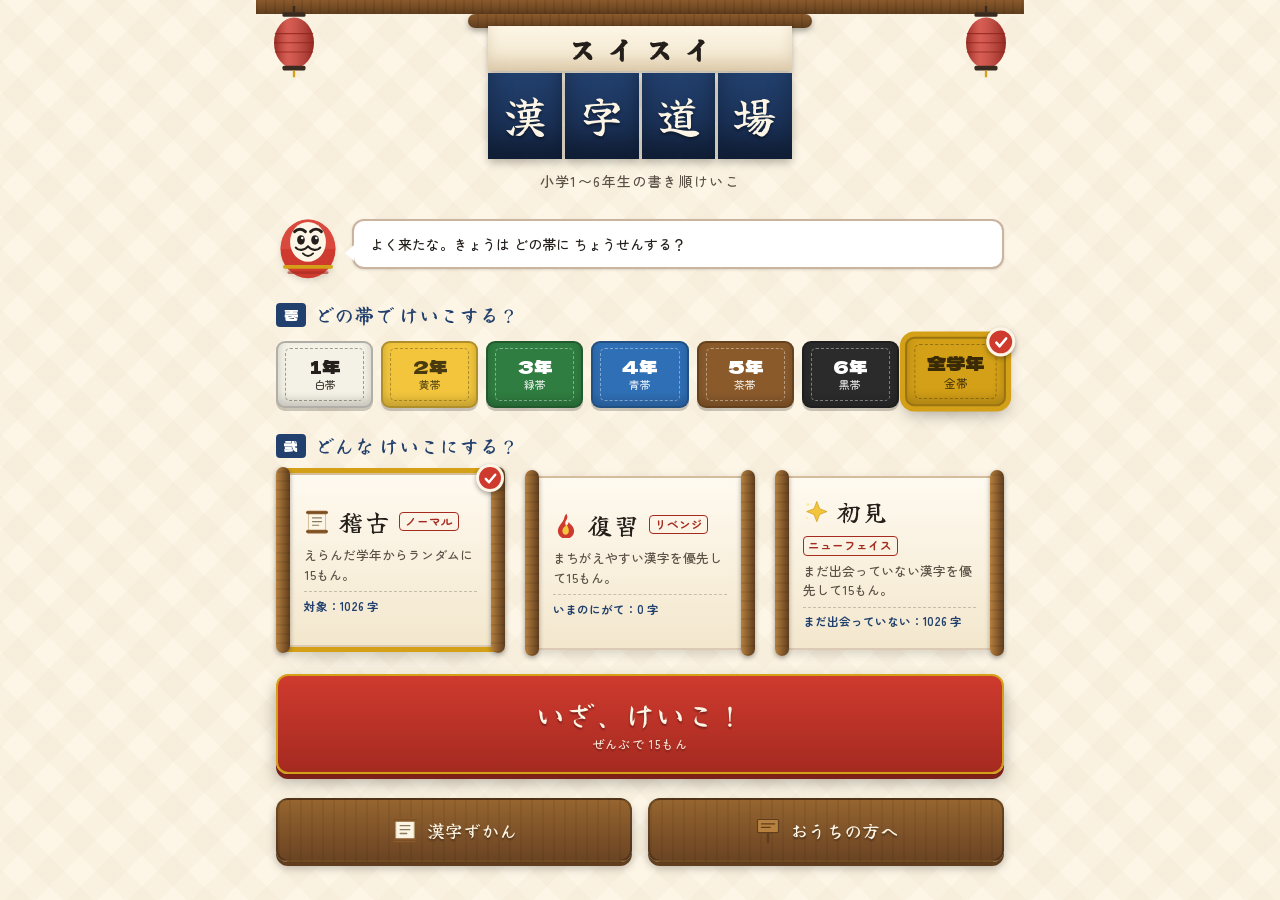
<file: kanji/index.html>
<!DOCTYPE html>
<html lang="ja">
<head>
    <meta charset="UTF-8">
    <meta name="viewport" content="width=device-width, initial-scale=1.0, maximum-scale=1.0, user-scalable=no, viewport-fit=cover">
    <title>スイスイ漢字道場</title>

    <!-- ホーム画面アイコン（iOS / Android 共通の元絵は icons/icon.svg） -->
    <link rel="apple-touch-icon" sizes="180x180" href="icons/apple-touch-icon.png">
    <link rel="apple-touch-icon" sizes="167x167" href="icons/apple-touch-icon-167.png">
    <link rel="apple-touch-icon" sizes="152x152" href="icons/apple-touch-icon-152.png">
    <link rel="icon" type="image/png" sizes="32x32" href="icons/favicon-32.png">
    <link rel="icon" type="image/png" sizes="16x16" href="icons/favicon-16.png">
    <link rel="manifest" href="manifest.json">

    <!-- ホーム画面から起動したときに Safari のUIを出さない -->
    <meta name="apple-mobile-web-app-capable" content="yes">
    <meta name="mobile-web-app-capable" content="yes">
    <meta name="apple-mobile-web-app-status-bar-style" content="default">
    <meta name="apple-mobile-web-app-title" content="漢字道場">
    <meta name="theme-color" content="#5f3d1d">
    <!-- 外部ライブラリ（Hanzi Writer: MIT / canvas-confetti: ISC）。
         以前はCDNから読み込んでいたが、実行時にコードを落とす形をやめて同梱にした。 -->
    <script src="assets/vendor/hanzi-writer.min.js"></script>
    <script src="assets/vendor/confetti.browser.min.js"></script>

    <!-- 読みもの（よくあるしつもん・クレジット・プライバシー）の本文。
         アプリの動きに関係しない文章だけを分けてある。 -->
    <script src="content.js"></script>

    <!-- 1026字ぶんの音訓。以前は1字表示するたびに kanjiapi.dev へ問い合わせていた。
         build/fetch-readings.py で作り直せる。 -->
    <script src="assets/readings.js"></script>
    <!-- 同梱フォント（SIL OFL 1.1）。Google Fonts からの読み込みをやめ、
         このアプリで使う文字だけに絞ったものを assets/fonts/ に置いてある。 -->
    <link rel="stylesheet" href="assets/fonts.css">
    <style>
        :root {
            --card: 400px;

            /* ---- 道場パレット ---- */
            --washi:      #fdf6e6;  /* 和紙 */
            --washi-deep: #f3e7cd;
            --sumi:       #241f1b;  /* 墨 */
            --sumi-soft:  #5b5147;
            --shu:        #cf3a2e;  /* 朱 */
            --shu-deep:   #a52a20;
            --ai:         #22406e;  /* 藍 */
            --ai-deep:    #16294a;
            --kin:        #d4a017;  /* 金 */
            --wood:       #8b5a2b;
            --wood-deep:  #5f3d1d;
            --wood-light: #b6803f;
            --tatami:     #8fa05e;

            --font-brush:  'Yuji Syuku', 'Klee One', serif;
            --font-ui:     'Zen Maru Gothic', 'Noto Sans JP', sans-serif;
            --font-impact: 'Dela Gothic One', 'Zen Maru Gothic', sans-serif;
        }

        html, body { height: 100%; }

        body {
            font-family: var(--font-ui);
            color: var(--sumi);
            overflow: hidden;
            user-select: none;
            -webkit-user-select: none;
            touch-action: manipulation;
            -webkit-tap-highlight-color: transparent;

            /* 和紙＋市松のかすかな地紋 */
            background-color: var(--washi);
            background-image:
                repeating-linear-gradient(45deg, rgba(139,90,43,.028) 0 22px, transparent 22px 44px),
                repeating-linear-gradient(-45deg, rgba(139,90,43,.028) 0 22px, transparent 22px 44px);
        }

        .kanji-font {
            font-family: 'UD Digi Kyokasho N-R', 'UD Digi Kyokasho', 'Yu Kyokasho', 'YuKyokasho', 'Klee One', cursive;
        }
        .brush { font-family: var(--font-brush); font-weight: 400; }
        .impact { font-family: var(--font-impact); font-weight: 400; }

        /* ---- 木の質感 ---- */
        /* 白文字を載せるので、明るいほうの色でも 4.5:1 を満たす濃さにしてある */
        .wood {
            background-image:
                repeating-linear-gradient(90deg, rgba(0,0,0,.06) 0 2px, transparent 2px 11px),
                linear-gradient(180deg, #96652f, #6b4423);
        }
        .wood-dark {
            background-image:
                repeating-linear-gradient(90deg, rgba(0,0,0,.08) 0 2px, transparent 2px 9px),
                linear-gradient(180deg, var(--wood), var(--wood-deep));
        }

        /* ---- 画面（ビュー）切り替え ---- */
        .view { display: none; position: absolute; inset: 0; flex-direction: column; }
        .view.active { display: flex; }

        .scroll-y {
            overflow-y: auto;
            -webkit-overflow-scrolling: touch;
            touch-action: pan-y;
            overscroll-behavior: contain;
        }

        /* =========================================================
         *  ホーム：のれん・提灯
         * ========================================================= */
        .beam { height: 14px; }

        .noren { position: relative; }

        /* 二段のれん。上段は生成りの日除け幕に墨字で「スイスイ」。
           藍地の4枚に対して明るい帯が入ることで「抜け」ができ、
           下段は4枚均等のままなので、のれんとしてのリズムが崩れない。 */
        .noren-title { display: block; margin: 0; }
        .noren-valance {
            display: flex; align-items: center; justify-content: center;
            width: calc(4 * 4.6rem + 3 * 3px);
            height: 2.8rem;
            margin: -2px auto .25rem;
            background: linear-gradient(180deg, #fdf6e6, #efe3c8);
            color: var(--sumi);
            font-family: var(--font-brush);
            font-size: 1.7rem;
            letter-spacing: .42em;
            text-indent: .42em;   /* letter-spacing のぶん右に寄るのを打ち消す */
            -webkit-text-stroke: 1.8px currentColor;
            paint-order: stroke fill;
            box-shadow: inset 0 -10px 14px rgba(139,90,43,.18), 0 3px 6px rgba(0,0,0,.25);
        }
        .noren-pole {
            height: 14px; border-radius: 7px;
            width: calc(4 * 4.6rem + 3 * 3px + 2.5rem);
            max-width: 96%;
            margin: 0 auto 0;
            box-shadow: 0 3px 6px rgba(0,0,0,.35);
        }
        .noren-panels { display: flex; gap: 3px; justify-content: center; margin-top: -2px; }
        .noren-panels span {
            display: flex; align-items: flex-start; justify-content: center;
            padding-top: .55rem;
            width: 4.6rem; height: 5.4rem;
            background: linear-gradient(180deg, var(--ai), var(--ai-deep));
            color: var(--washi);
            font-family: var(--font-brush);
            font-size: 2.7rem;
            box-shadow: inset 0 -20px 24px rgba(0,0,0,.3), 0 4px 8px rgba(0,0,0,.25);
            text-shadow: 0 2px 3px rgba(0,0,0,.45);
        }
        @media (max-width: 420px) {
            .noren-panels span { width: 3.4rem; height: 4.2rem; font-size: 2rem; }
            .noren-valance { width: calc(4 * 3.4rem + 3 * 3px); height: 2.2rem; font-size: 1.3rem; -webkit-text-stroke: 1.4px currentColor; }
            .noren-pole { width: calc(4 * 3.4rem + 3 * 3px + 2rem); }
        }

        .lantern { position: absolute; top: 6px; width: 46px; animation: sway 4s ease-in-out infinite; }
        .lantern.left  { left: 2%;  transform-origin: 50% 0; }
        .lantern.right { right: 2%; transform-origin: 50% 0; animation-delay: -2s; }
        @keyframes sway {
            0%, 100% { transform: rotate(-4deg); }
            50%      { transform: rotate(4deg); }
        }

        /* ---- 木札（見出し・ボタン共通） ---- */
        .fuda {
            color: var(--washi);
            border-radius: 10px;
            border: 2px solid rgba(0,0,0,.25);
            box-shadow: 0 4px 0 var(--wood-deep), 0 6px 10px rgba(0,0,0,.25);
            text-shadow: 0 2px 2px rgba(0,0,0,.35);
        }
        .fuda:active { transform: translateY(3px); box-shadow: 0 1px 0 var(--wood-deep); }

        /* =========================================================
         *  帯（学年えらび）
         * ========================================================= */
        .belt {
            position: relative;
            border-radius: 9px;
            padding: .8rem .35rem .95rem;
            background: var(--belt);
            color: var(--belt-ink);
            border: 2px solid rgba(0,0,0,.28);
            box-shadow: inset 0 -6px 10px rgba(0,0,0,.18), 0 3px 0 rgba(0,0,0,.2);
            transition: transform .12s ease, box-shadow .12s ease;
            line-height: 1.15;
        }
        .belt::after {           /* 帯のステッチ */
            content: '';
            position: absolute; inset: 5px 7px;
            border-radius: 5px;
            border: 1px dashed color-mix(in srgb, var(--belt-ink) 40%, transparent);
            pointer-events: none;
        }
        .belt .belt-grade { display: block; font-family: var(--font-impact); font-size: 1.15rem; }
        .belt .belt-name  { display: block; font-size: .68rem; opacity: .85; margin-top: .1rem; }
        .belt:active { transform: translateY(2px); }
        .belt[aria-pressed="true"] {
            transform: translateY(-3px) scale(1.04);
            box-shadow: inset 0 -6px 10px rgba(0,0,0,.18), 0 0 0 5px var(--kin), 0 8px 14px rgba(0,0,0,.3);
        }

        /* 選択マーク（帯・巻物で共通）。文字ではなく図形なので小さくても読める。 */
        .pick {
            position: absolute; top: -11px; right: -11px;
            z-index: 3;   /* 巻物の軸(::after)や帯のステッチより前に出す */
            width: 28px; height: 28px;
            display: none; align-items: center; justify-content: center;
            border-radius: 50%;
            background: var(--shu);
            color: #fff;
            border: 3px solid var(--washi);
            box-shadow: 0 2px 5px rgba(0,0,0,.35);
        }
        .pick svg { width: 15px; height: 15px; }
        [aria-pressed="true"] > .pick { display: flex; }
        /* 選択中のカードは隣のカードより前面に置く */
        .belt[aria-pressed="true"], .makimono[aria-pressed="true"] { z-index: 2; }

        /* =========================================================
         *  巻物（モードえらび）
         * ========================================================= */
        .makimono {
            position: relative;
            margin: 0 12px;
            padding: 1rem 1rem 1.1rem;
            text-align: left;
            background: linear-gradient(180deg, #fffaf0, var(--washi-deep));
            border-top: 2px solid rgba(139,90,43,.3);
            border-bottom: 2px solid rgba(139,90,43,.3);
            box-shadow: 0 4px 10px rgba(0,0,0,.15);
            transition: transform .12s ease, box-shadow .12s ease;
        }
        .makimono::before, .makimono::after {   /* 左右の軸 */
            content: '';
            position: absolute; top: -8px; bottom: -8px; width: 14px;
            border-radius: 7px;
            background-image:
                repeating-linear-gradient(0deg, rgba(0,0,0,.07) 0 2px, transparent 2px 9px),
                linear-gradient(90deg, var(--wood-light), var(--wood-deep));
            box-shadow: 0 2px 5px rgba(0,0,0,.35);
        }
        .makimono::before { left: -12px; }
        .makimono::after  { right: -12px; }
        .makimono:active { transform: translateY(2px); }
        .makimono[aria-pressed="true"] {
            box-shadow: 0 0 0 5px var(--kin), 0 8px 16px rgba(0,0,0,.22);
            transform: translateY(-3px);
        }
        .makimono .mode-head { display: flex; flex-wrap: wrap; align-items: center; gap: .4rem .55rem; }
        .makimono .mode-title { font-family: var(--font-brush); font-size: 1.5rem; color: var(--sumi); white-space: nowrap; letter-spacing: .08em; }
        .makimono .mode-sub {
            font-size: .72rem; font-weight: 700; color: var(--shu-deep);
            border: 1px solid var(--shu-deep); border-radius: 4px; padding: 0 .3rem;
            white-space: nowrap; flex: none;
        }
        .makimono .mode-desc { font-size: .8rem; color: var(--sumi-soft); margin-top: .35rem; line-height: 1.5; }
        .makimono .mode-hint {
            font-size: .72rem; font-weight: 700; color: var(--ai);
            margin-top: .45rem; border-top: 1px dashed rgba(0,0,0,.2); padding-top: .35rem;
        }
        .makimono .mode-icon { width: 26px; height: 26px; flex: none; }

        /* =========================================================
         *  クイズ画面
         * ========================================================= */
        .card-frame {
            padding: 11px;
            border-radius: 20px;
            box-shadow: 0 10px 22px rgba(0,0,0,.28), inset 0 0 0 2px rgba(0,0,0,.2);
        }

        #character-target-div {
            position: relative;
            width: var(--card);
            height: var(--card);
            margin: 0 auto;
            background-color: #fffdf7;
            border-radius: 12px;
            box-shadow: inset 0 0 0 1px rgba(139,90,43,.35);
            transition: transform 0.3s ease-out;
            touch-action: none; /* Apple Pencil の誤スクロール防止 */
        }

        #character-target-div.shake {
            animation: shake 0.4s cubic-bezier(.36,.07,.19,.97) both;
            box-shadow: inset 0 0 0 3px var(--shu), 0 0 22px rgba(207,58,46,.55);
        }

        @keyframes shake {
            10%, 90% { transform: translate3d(-3px, 0, 0); }
            20%, 80% { transform: translate3d(5px, 0, 0); }
            30%, 50%, 70% { transform: translate3d(-10px, 0, 0); }
            40%, 60% { transform: translate3d(10px, 0, 0); }
        }

        .grid-lines { position: absolute; top: 0; left: 0; width: 100%; height: 100%; pointer-events: none; transition: opacity 0.5s ease; }
        .grid-lines line { stroke: #d9c8a6; stroke-width: 2; stroke-dasharray: 8 8; }

        #hanzi-container { width: 100%; height: 100%; position: absolute; top: 0; left: 0; border-radius: 12px; overflow: hidden; }

        /* 学年バッジ＝帯色の木札 */
        #grade-label-badge {
            position: absolute; top: -15px; left: 50%; transform: translateX(-50%);
            z-index: 20; white-space: nowrap;
            padding: .3rem 1.1rem;
            font-size: .8rem; font-weight: 700;
            background: var(--belt, var(--kin));
            color: var(--belt-ink, #3a2b05);
            border: 2px solid rgba(0,0,0,.3);
            border-radius: 7px;
            box-shadow: 0 3px 0 rgba(0,0,0,.25);
        }

        /* 進捗＝15個の判子マス */
        /* 進捗＝15個の判子マス。正解したマスは朱で塗りつぶし、白いチェックを捺す。 */
        .stamp {
            width: 1.8rem; height: 1.8rem;
            display: flex; align-items: center; justify-content: center;
            border: 2px solid rgba(91,81,71,.4);
            border-radius: 5px;
            background: rgba(255,255,255,.6);
        }
        .stamp svg { width: 1.1rem; height: 1.1rem; display: none; }
        .stamp.done {
            border-color: var(--shu-deep);
            background: var(--shu);
            color: #fff;
            animation: stampIn .35s cubic-bezier(.2,1.6,.4,1) both;
        }
        .stamp.done svg { display: block; }
        .stamp.now { box-shadow: 0 0 0 3px var(--kin); }
        @keyframes stampIn {
            0%   { transform: scale(2.2) rotate(-18deg); opacity: 0; }
            100% { transform: scale(1) rotate(0); opacity: 1; }
        }

        /* 気合いの一言（喝！／一本！） */
        .kiai {
            position: absolute; top: 42%; left: 50%;
            transform: translate(-50%, -50%);
            font-family: var(--font-brush);
            font-size: clamp(3rem, 14vw, 6rem);
            pointer-events: none; opacity: 0; z-index: 30;
            text-shadow: 0 4px 0 rgba(0,0,0,.25);
        }
        .kiai.show { animation: kiaiPop .9s ease-out both; }
        @keyframes kiaiPop {
            0%   { opacity: 0; transform: translate(-50%,-50%) scale(2.4) rotate(-14deg); }
            18%  { opacity: 1; transform: translate(-50%,-50%) scale(1) rotate(-8deg); }
            70%  { opacity: 1; }
            100% { opacity: 0; transform: translate(-50%,-56%) scale(1.05) rotate(-8deg); }
        }

        /* 読みパネル＝小さな巻物 */
        .yomi {
            position: relative;
            max-height: 8.5rem;   /* 読みが多い字でもナビに重ならないようにする保険 */
            overflow: hidden;
            margin-top: 1.5rem;
            padding: .85rem 1rem;
            background: linear-gradient(180deg, #fffaf0, var(--washi-deep));
            border-top: 2px solid rgba(139,90,43,.3);
            border-bottom: 2px solid rgba(139,90,43,.3);
            box-shadow: 0 4px 10px rgba(0,0,0,.15);
            z-index: 20;
        }
        .yomi::before, .yomi::after {
            content: ''; position: absolute; top: -7px; bottom: -7px; width: 12px; border-radius: 6px;
            background-image:
                repeating-linear-gradient(0deg, rgba(0,0,0,.07) 0 2px, transparent 2px 9px),
                linear-gradient(90deg, var(--wood-light), var(--wood-deep));
            box-shadow: 0 2px 5px rgba(0,0,0,.3);
        }
        .yomi::before { left: -10px; }
        .yomi::after  { right: -10px; }
        .yomi-tag {
            flex: none; width: 2.4rem; text-align: center;
            font-family: var(--font-brush); font-size: 1rem;
            border-radius: 5px; padding: .1rem 0;
            color: var(--washi);
        }

        .particle { position: absolute; border-radius: 50%; pointer-events: none; animation: pop 0.8s cubic-bezier(0.1, 0.8, 0.2, 1) forwards; }
        @keyframes pop {
            0% { transform: translate(-50%, -50%) scale(0); opacity: 1; }
            100% { transform: translate(var(--tx), var(--ty)) scale(1); opacity: 0; }
        }

        @keyframes dropIn { from { transform: scale(0.5); opacity: 0; } to { transform: scale(1); opacity: 1; } }
        @keyframes fadeIn { from { opacity: 0; transform: translateY(20px); } to { opacity: 1; transform: translateY(0); } }

        .card-container { perspective: 1200px; }
        .card-enter { animation: cardEnter 0.5s cubic-bezier(0.2, 0.8, 0.2, 1) forwards; }
        @keyframes cardEnter {
            from { opacity: 0; transform: translateX(60px) rotateY(-15deg) scale(0.95); }
            to   { opacity: 1; transform: translateX(0) rotateY(0) scale(1); }
        }

        /* 免許皆伝の朱印 */
        @keyframes sealSlam {
            0%   { transform: rotate(-30deg) scale(4); opacity: 0; }
            55%  { transform: rotate(-12deg) scale(.92); opacity: 1; }
            75%  { transform: rotate(-12deg) scale(1.06); }
            100% { transform: rotate(-12deg) scale(1); opacity: 1; }
        }

        /* =========================================================
         *  漢字ずかん
         * ========================================================= */
        .shoji {
            background: #fffdf7;
            border: 3px solid var(--wood);
            border-radius: 6px;
            box-shadow: 0 4px 12px rgba(0,0,0,.18);
        }
        /* 格子（障子）状に並べる。行が埋まらなくても余白が出ないよう、
           枠線はマス自身に持たせる（コンテナ背景で描かない）。 */
        .zukan-grid { display: grid; grid-template-columns: repeat(auto-fill, minmax(3rem, 1fr)); gap: 0; }
        .zukan-cell {
            aspect-ratio: 1 / 1;
            display: flex; align-items: center; justify-content: center;
            font-size: 1.6rem; line-height: 1;
            border: 1px solid rgba(139,90,43,.32);
        }
        /* まだ出題されていない漢字：うすいグレー */
        .zukan-cell.unseen { color: #aca496; background: #f7f4ec; }
        /* 出題されたことのある漢字：白地に黒でくっきり */
        .zukan-cell.seen   { color: #111111; background: #ffffff; }
        /* にがて（正解までのミス3回以上）は朱でかこむ */
        .zukan-cell.weak   { box-shadow: inset 0 0 0 3px var(--shu); }

        /* =========================================================
         *  よくあるしつもん（高札）
         * ========================================================= */
        .faq-item {
            background: #fffdf7;
            border: 2px solid rgba(139,90,43,.45);
            border-radius: 8px;
            box-shadow: 0 3px 8px rgba(0,0,0,.14);
            overflow: hidden;
        }
        .faq-q { width:100%; text-align:left; padding:.9rem 1.1rem; font-weight:700; color: var(--sumi); display:flex; gap:.7rem; align-items:flex-start; }
        .faq-a { padding:0 1.1rem 1.1rem 2.9rem; color: var(--sumi-soft); line-height:1.9; display:none; white-space:pre-wrap; }
        .faq-item.open .faq-a { display:block; }
        .faq-item.open .faq-mark { transform: rotate(45deg); }
        .faq-mark { transition: transform .2s ease; display:inline-block; color: var(--shu); font-size:1.3rem; line-height:1.2; }
        .faq-a strong { color: var(--sumi); }

        /* ---- このアプリについて（クレジット） ----
           Kids Category ではアプリ外へのリンクを parental gate の裏に置く必要があるため、
           URL はリンクにせずテキストで示す。ここだけは選択・コピーできるようにしておく。 */
        .credit-sec { padding: .85rem 0; border-top: 1px dashed rgba(139,90,43,.35); }
        .credit-sec:first-child { border-top: 0; padding-top: 0; }
        .credit-h { font-weight: 700; color: var(--sumi); font-size: .92rem; margin-bottom: .3rem; }
        .credit-p { font-size: .82rem; line-height: 1.85; color: var(--sumi-soft); }
        .credit-list { font-size: .8rem; line-height: 1.9; color: var(--sumi-soft); margin-top: .2rem; }
        .privacy-updated { font-size: .76rem; color: var(--sumi-soft); margin-top: .9rem; text-align: right; }
        .credit-url {
            /* リンクではないので、リンク色は使わない（押せそうに見せない） */
            display: block; font-size: .76rem; line-height: 1.7; color: var(--sumi-soft);
            word-break: break-all; margin-top: .15rem;
            user-select: text; -webkit-user-select: text;
        }
    </style>

    <!-- ビルド済み Tailwind（使っているクラスだけ）。cdn.tailwindcss.com の置き換え。
         CDN版は実行時にこの内容を生成して <style> を末尾へ差し込んでいたので、
         見た目を変えないために、ここ（ページ内 <style> のあと）に読み込む。 -->
    <link rel="stylesheet" href="assets/tailwind.css">
</head>
<body>

<!-- ===================== SVG スプライト（すべて自前・外部画像なし） ===================== -->
<svg width="0" height="0" style="position:absolute" aria-hidden="true">
    <defs>
        <!-- だるま師匠 -->
        <symbol id="i-daruma" viewBox="0 0 100 112">
            <ellipse cx="50" cy="64" rx="43" ry="46" fill="#cf3a2e"/>
            <path d="M7 64a43 46 0 0 1 86 0z" fill="#e2564a" opacity=".55"/>
            <ellipse cx="50" cy="53" rx="28" ry="31" fill="#fdf6e6"/>
            <path d="M29 37c5-5 12-5 17 0" stroke="#241f1b" stroke-width="4.5" fill="none" stroke-linecap="round"/>
            <path d="M54 37c5-5 12-5 17 0" stroke="#241f1b" stroke-width="4.5" fill="none" stroke-linecap="round"/>
            <ellipse cx="39" cy="50" rx="6" ry="7.5" fill="#241f1b"/>
            <ellipse cx="61" cy="50" rx="6" ry="7.5" fill="#241f1b"/>
            <circle cx="41" cy="47" r="2" fill="#fff"/>
            <circle cx="63" cy="47" r="2" fill="#fff"/>
            <path d="M50 60c-6 7-15 7-19 2M50 60c6 7 15 7 19 2" stroke="#241f1b" stroke-width="3.5" fill="none" stroke-linecap="round"/>
            <path d="M42 71q8 8 16 0" stroke="#241f1b" stroke-width="3" fill="none" stroke-linecap="round"/>
            <path d="M14 92h72" stroke="#d4a017" stroke-width="6" stroke-linecap="round"/>
            <path d="M20 101h60" stroke="#a52a20" stroke-width="4" stroke-linecap="round" opacity=".6"/>
        </symbol>

        <!-- 巻物 -->
        <symbol id="i-scroll" viewBox="0 0 64 64">
            <rect x="11" y="9" width="42" height="46" rx="3" fill="#fdf6e6" stroke="#c9b48a" stroke-width="2"/>
            <path d="M21 22h22M21 31h22M21 40h15" stroke="#8a7a5c" stroke-width="3" stroke-linecap="round"/>
            <rect x="5" y="4" width="54" height="9" rx="4.5" fill="#8b5a2b"/>
            <rect x="5" y="51" width="54" height="9" rx="4.5" fill="#8b5a2b"/>
            <path d="M5 8.5h54M5 55.5h54" stroke="#5f3d1d" stroke-width="1.5" opacity=".6"/>
        </symbol>

        <!-- 炎（リベンジ） -->
        <symbol id="i-flame" viewBox="0 0 64 64">
            <path d="M33 4c7 13-3 17-3 23 0 4 3 7 3 7s5-3 5-9c9 7 14 14 14 22 0 12-10 19-20 19S12 59 12 47c0-13 12-21 15-30 1-5 2-9 6-13z" fill="#cf3a2e"/>
            <path d="M33 31c4 6 6 10 6 15 0 6-4 10-8 10s-8-4-8-10c0-6 6-9 10-15z" fill="#f2c53d"/>
        </symbol>

        <!-- きらり（あたらしい漢字） -->
        <symbol id="i-spark" viewBox="0 0 64 64">
            <path d="M34 6l7 18 18 7-18 7-7 18-7-18-18-7 18-7z" fill="#f2c53d" stroke="#c98f10" stroke-width="1.5" stroke-linejoin="round"/>
            <circle cx="12" cy="14" r="3.5" fill="#ffe89a"/>
            <circle cx="10" cy="47" r="2.5" fill="#ffe89a"/>
        </symbol>

        <!-- 提灯 -->
        <symbol id="i-lantern" viewBox="0 0 60 96">
            <path d="M30 0v8" stroke="#3a2b20" stroke-width="3"/>
            <rect x="15" y="8" width="30" height="6" rx="2" fill="#3a2b20"/>
            <ellipse cx="30" cy="48" rx="26" ry="33" fill="#cf3a2e"/>
            <ellipse cx="30" cy="48" rx="26" ry="33" fill="url(#lanternShade)"/>
            <g stroke="#8f2018" stroke-width="1.4" opacity=".75" fill="none">
                <path d="M5 36h50M4 48h52M5 60h50"/>
            </g>
            <rect x="15" y="78" width="30" height="6" rx="2" fill="#3a2b20"/>
            <path d="M30 84v9" stroke="#d4a017" stroke-width="3"/>
        </symbol>
        <linearGradient id="lanternShade" x1="0" y1="0" x2="1" y2="0">
            <stop offset="0" stop-color="#000" stop-opacity=".28"/>
            <stop offset=".35" stop-color="#fff" stop-opacity=".18"/>
            <stop offset="1" stop-color="#000" stop-opacity=".3"/>
        </linearGradient>

        <!-- 選択済みのチェック -->
        <symbol id="i-check" viewBox="0 0 24 24">
            <path d="M4.5 12.5l5 5.5L19.5 6" fill="none" stroke="currentColor"
                  stroke-width="4" stroke-linecap="round" stroke-linejoin="round"/>
        </symbol>

        <!-- 高札（よくあるしつもん） -->
        <symbol id="i-kousatsu" viewBox="0 0 64 64">
            <rect x="29" y="34" width="6" height="28" fill="#5f3d1d"/>
            <rect x="8" y="8" width="48" height="30" rx="3" fill="#b6803f" stroke="#5f3d1d" stroke-width="2.5"/>
            <path d="M17 18h30M17 26h20" stroke="#5f3d1d" stroke-width="3" stroke-linecap="round"/>
        </symbol>
    </defs>
</svg>

<!-- ===================== ホーム画面 ===================== -->
<div id="view-home" class="view active scroll-y">
    <div class="w-full max-w-3xl mx-auto flex flex-col">

        <!-- のれん -->
        <header class="relative pb-2">
            <div class="beam wood-dark w-full"></div>
            <svg class="lantern left"  viewBox="0 0 60 96"><use href="#i-lantern"/></svg>
            <svg class="lantern right" viewBox="0 0 60 96"><use href="#i-lantern"/></svg>
            <div class="noren px-4">
                <div class="noren-pole wood-dark"></div>
                <h1 class="noren-title" aria-label="スイスイ漢字道場">
                    <span class="noren-valance" aria-hidden="true">スイスイ</span>
                    <span class="noren-panels" aria-hidden="true">
                        <span>漢</span><span>字</span><span>道</span><span>場</span>
                    </span>
                </h1>
            </div>
            <p class="text-center mt-3 text-sm tracking-widest" style="color:var(--sumi-soft)">
                小学1〜6年生の書き順けいこ
            </p>
        </header>

        <!-- 師匠のひとこと -->
        <div class="flex items-center gap-3 px-5 mt-2">
            <svg class="w-16 h-[4.6rem] flex-none drop-shadow-md" viewBox="0 0 100 112"><use href="#i-daruma"/></svg>
            <div class="relative flex-1 bg-white rounded-xl px-4 py-3 text-sm leading-relaxed shadow"
                 style="border:2px solid rgba(139,90,43,.45)">
                <span class="absolute left-[-9px] top-6 w-0 h-0"
                      style="border-top:8px solid transparent;border-bottom:8px solid transparent;border-right:9px solid #fff"></span>
                <span id="master-line">よく来たな。きょうは どの帯に ちょうせんする？</span>
            </div>
        </div>

        <div class="px-5 pb-8 pt-5 flex flex-col gap-6">

            <!-- 学年えらび -->
            <section>
                <h2 class="brush text-xl mb-3 flex items-center gap-2" style="color:var(--ai)">
                    <span class="impact text-sm text-white px-2 py-0.5 rounded" style="background:var(--ai)">壱</span>
                    どの帯で けいこする？
                </h2>
                <div id="grade-chips" class="grid grid-cols-4 sm:grid-cols-7 gap-2"></div>
            </section>

            <!-- モードえらび -->
            <section>
                <h2 class="brush text-xl mb-4 flex items-center gap-2" style="color:var(--ai)">
                    <span class="impact text-sm text-white px-2 py-0.5 rounded" style="background:var(--ai)">弐</span>
                    どんな けいこにする？
                </h2>
                <div id="mode-cards" class="grid grid-cols-1 sm:grid-cols-3 gap-5"></div>
            </section>

            <!-- はじめる -->
            <button id="btn-start" class="fuda w-full py-5 rounded-xl"
                    style="background:linear-gradient(180deg,var(--shu),var(--shu-deep));border-color:var(--kin);box-shadow:0 5px 0 #7d2018,0 8px 16px rgba(0,0,0,.3)">
                <span class="brush text-3xl">いざ、けいこ！</span>
                <span class="block text-xs mt-1 tracking-widest opacity-90">ぜんぶで 15もん</span>
            </button>

            <!-- サブページ -->
            <nav class="grid grid-cols-2 gap-4">
                <button data-nav="zukan" class="fuda wood flex items-center justify-center gap-2 py-4 rounded-xl">
                    <svg class="w-7 h-7" viewBox="0 0 64 64"><use href="#i-scroll"/></svg>
                    <span class="brush text-lg">漢字ずかん</span>
                </button>
                <button data-nav="about" class="fuda wood flex items-center justify-center gap-2 py-4 rounded-xl">
                    <svg class="w-7 h-7" viewBox="0 0 64 64"><use href="#i-kousatsu"/></svg>
                    <span class="brush text-lg">おうちの方へ</span>
                </button>
            </nav>
        </div>
    </div>
</div>

<!-- ===================== クイズ画面 ===================== -->
<div id="view-quiz" class="view items-center justify-between">

    <div class="w-full shrink-0">
        <div class="beam wood-dark w-full"></div>
        <div class="w-full max-w-2xl mx-auto px-5 pt-3 flex flex-col items-center gap-2.5">
            <div class="flex justify-between w-full items-center gap-3">
                <button id="btn-home" class="fuda wood text-sm px-3 py-2 rounded-lg shrink-0">← 道場の入口</button>
                <p id="session-label" class="brush text-base truncate" style="color:var(--ai)"></p>
                <p class="impact shrink-0 px-3 py-1 rounded-lg"
                   style="background:#fffdf7;border:2px solid var(--sumi);box-shadow:0 3px 0 var(--sumi)">
                    <span id="current-index" class="text-xl">1</span><span class="text-sm opacity-60"> / </span><span id="total-kanji" class="text-sm">15</span>
                </p>
            </div>
            <div id="progress-stamps" class="flex flex-wrap justify-center gap-1.5"></div>
        </div>
    </div>

    <div class="card-container flex-1 flex flex-col items-center justify-center w-full my-2 min-h-0">
        <div id="card" class="relative flex flex-col items-center">
            <div class="card-frame wood">
                <div id="character-target-div">
                    <div id="grade-label-badge">1年生で習う漢字</div>
                    <svg class="grid-lines" id="grid-lines" xmlns="http://www.w3.org/2000/svg" viewBox="0 0 400 400" preserveAspectRatio="none">
                        <line x1="200" y1="0" x2="200" y2="400" />
                        <line x1="0" y1="200" x2="400" y2="200" />
                    </svg>
                    <div id="hanzi-container"></div>
                </div>
            </div>

            <div class="yomi flex flex-col gap-2 min-h-[5.2rem]" style="width: var(--card);">
                <div class="flex items-start gap-3">
                    <span class="yomi-tag" style="background:var(--ai)">音</span>
                    <span id="on-readings" class="font-bold text-lg leading-relaxed flex-1 tracking-wider"></span>
                </div>
                <div class="flex items-start gap-3">
                    <span class="yomi-tag" style="background:var(--shu)">訓</span>
                    <span id="kun-readings" class="font-bold text-lg leading-relaxed flex-1 tracking-wider"></span>
                </div>
            </div>

            <div id="particles-container" class="absolute top-0 left-0 w-full pointer-events-none z-10" style="height: var(--card);"></div>
            <div id="kiai" class="kiai brush"></div>
        </div>
    </div>

    <div class="w-full max-w-2xl px-5 pb-6 flex justify-between items-center shrink-0">
        <button id="btn-prev" class="fuda wood py-4 px-7 rounded-xl flex items-center gap-2 text-lg brush">
            <svg xmlns="http://www.w3.org/2000/svg" class="h-6 w-6" fill="none" viewBox="0 0 24 24" stroke="currentColor"><path stroke-linecap="round" stroke-linejoin="round" stroke-width="3" d="M15 19l-7-7 7-7" /></svg>
            前へ
        </button>

        <div class="kanji-font text-5xl font-bold px-5 py-1 rounded-lg"
             id="current-kanji-display"
             style="background:#fffdf7;border:2px solid rgba(139,90,43,.5);box-shadow:0 3px 0 rgba(139,90,43,.5)"></div>

        <button id="btn-next" class="fuda py-4 px-7 rounded-xl flex items-center gap-2 text-lg brush"
                style="background:linear-gradient(180deg,var(--shu),var(--shu-deep));box-shadow:0 4px 0 #7d2018,0 6px 10px rgba(0,0,0,.25)">
            次へ
            <svg xmlns="http://www.w3.org/2000/svg" class="h-6 w-6" fill="none" viewBox="0 0 24 24" stroke="currentColor"><path stroke-linecap="round" stroke-linejoin="round" stroke-width="3" d="M9 5l7 7-7 7" /></svg>
        </button>
    </div>
</div>

<!-- ===================== 漢字ずかん ===================== -->
<div id="view-zukan" class="view scroll-y">
    <div class="w-full max-w-4xl mx-auto px-5 pb-10 flex flex-col gap-5">
        <div class="flex items-center gap-3 sticky top-0 py-3 z-10" style="background:var(--washi)">
            <button data-nav="home" class="fuda wood text-sm px-3 py-2 rounded-lg">← 道場の入口</button>
            <h1 class="brush text-2xl" style="color:var(--ai)">漢字ずかん</h1>
        </div>

        <div class="shoji p-5">
            <p class="text-sm mb-3" style="color:var(--sumi-soft)">いままでに出会った漢字が くっきり見えるよ。ぜんぶ集めよう！</p>
            <div class="flex items-end gap-3">
                <p class="impact text-4xl" style="color:var(--shu)"><span id="zukan-total-seen">0</span></p>
                <p class="text-lg mb-1" style="color:var(--sumi-soft)">/ 1026 字</p>
            </div>
            <div class="w-full h-4 mt-3 rounded-sm overflow-hidden" style="background:#eee6d3;border:1px solid rgba(139,90,43,.4)">
                <div id="zukan-total-bar" class="h-full transition-all duration-500 w-0" style="background:linear-gradient(90deg,var(--shu),var(--kin))"></div>
            </div>
            <div class="flex flex-wrap gap-4 mt-4 text-xs" style="color:var(--sumi-soft)">
                <span class="flex items-center gap-1.5"><span class="zukan-cell seen kanji-font w-6 h-6 text-base rounded-sm">漢</span>出会ったことがある</span>
                <span class="flex items-center gap-1.5"><span class="zukan-cell unseen kanji-font w-6 h-6 text-base rounded-sm">字</span>まだ出会っていない</span>
                <span class="flex items-center gap-1.5"><span class="zukan-cell seen weak kanji-font w-6 h-6 text-base rounded-sm">難</span>にがて（ミス3回以上）</span>
            </div>
        </div>

        <div id="zukan-body" class="flex flex-col gap-6"></div>
    </div>
</div>

<!-- ===================== おうちの方へ =====================
     よくあるしつもん・クレジット・プライバシーをまとめた、保護者向けの読みもの。
     文章はすべて content.js にある。 -->
<div id="view-about" class="view scroll-y">
    <div class="w-full max-w-3xl mx-auto px-5 pb-10 flex flex-col gap-4">
        <div class="flex items-center gap-3 sticky top-0 py-3 z-10" style="background:var(--washi)">
            <button data-nav="home" class="fuda wood text-sm px-3 py-2 rounded-lg">← 道場の入口</button>
            <h1 class="brush text-2xl" style="color:var(--ai)">おうちの方へ</h1>
        </div>
        <p id="faq-intro" class="text-sm leading-relaxed shoji p-5 whitespace-pre-line" style="color:var(--sumi-soft)"></p>

        <h2 class="brush text-xl mt-3" style="color:var(--ai)">よくあるしつもん</h2>
        <div id="faq-body" class="flex flex-col gap-3"></div>

        <h2 class="brush text-xl mt-4" style="color:var(--ai)">このアプリについて</h2>
        <div id="credits-body" class="shoji p-5"></div>

        <h2 class="brush text-xl mt-4" style="color:var(--ai)">プライバシーについて</h2>
        <div id="privacy-body" class="shoji p-5"></div>
    </div>
</div>

<script>
/* =====================================================================
 * データ：学年別漢字配当表（2017年告示 / 2020年度全面実施・全1026字）
 * ===================================================================== */
const GRADE_KANJI = {
    1: "一右雨円王音下火花貝学気九休玉金空月犬見五口校左三山子四糸字耳七車手十出女小上森人水正生青夕石赤千川先早草足村大男竹中虫町天田土二日入年白八百文木本名目立力林六".split(''),
    2: "引羽雲園遠何科夏家歌画回会海絵外角楽活間丸岩顔汽記帰弓牛魚京強教近兄形計元言原戸古午後語工公広交光考行高黄合谷国黒今才細作算止市矢姉思紙寺自時室社弱首秋週春書少場色食心新親図数西声星晴切雪船線前組走多太体台地池知茶昼長鳥朝直通弟店点電刀冬当東答頭同道読内南肉馬売買麦半番父風分聞米歩母方北毎妹万明鳴毛門夜野友用曜来里理話".split(''),
    3: "悪安暗医委意育員院飲運泳駅央横屋温化荷界開階寒感漢館岸起期客究急級宮球去橋業曲局銀区苦具君係軽血決研県庫湖向幸港号根祭皿仕死使始指歯詩次事持式実写者主守取酒受州拾終習集住重宿所暑助昭消商章勝乗植申身神真深進世整昔全相送想息速族他打対待代第題炭短談着注柱丁帳調追定庭笛鉄転都度投豆島湯登等動童農波配倍箱畑発反坂板皮悲美鼻筆氷表秒病品負部服福物平返勉放味命面問役薬由油有遊予羊洋葉陽様落流旅両緑礼列練路和".split(''),
    4: "愛案以衣位茨印英栄媛塩岡億加果貨課芽賀改械害街各覚潟完官管関観願岐希季旗器機議求泣給挙漁共協鏡競極熊訓軍郡群径景芸欠結建健験固功好香候康佐差菜最埼材崎昨札刷察参産散残氏司試児治滋辞鹿失借種周祝順初松笑唱焼照城縄臣信井成省清静席積折節説浅戦選然争倉巣束側続卒孫帯隊達単置仲沖兆低底的典伝徒努灯働特徳栃奈梨熱念敗梅博阪飯飛必票標不夫付府阜富副兵別辺変便包法望牧末満未民無約勇要養浴利陸良料量輪類令冷例連老労録".split(''),
    5: "圧囲移因永営衛易益液演応往桜可仮価河過快解格確額刊幹慣眼紀基寄規喜技義逆久旧救居許境均禁句型経潔件険検限現減故個護効厚耕航鉱構興講告混査再災妻採際在財罪殺雑酸賛士支史志枝師資飼示似識質舎謝授修述術準序招証象賞条状常情織職制性政勢精製税責績接設絶祖素総造像増則測属率損貸態団断築貯張停提程適統堂銅導得毒独任燃能破犯判版比肥非費備評貧布婦武復複仏粉編弁保墓報豊防貿暴脈務夢迷綿輸余容略留領歴".split(''),
    6: "胃異遺域宇映延沿恩我灰拡革閣割株干巻看簡危机揮貴疑吸供胸郷勤筋系敬警劇激穴券絹権憲源厳己呼誤后孝皇紅降鋼刻穀骨困砂座済裁策冊蚕至私姿視詞誌磁射捨尺若樹収宗就衆従縦縮熟純処署諸除承将傷障蒸針仁垂推寸盛聖誠舌宣専泉洗染銭善奏窓創装層操蔵臓存尊退宅担探誕段暖値宙忠著庁頂腸潮賃痛敵展討党糖届難乳認納脳派拝背肺俳班晩否批秘俵腹奮並陛閉片補暮宝訪亡忘棒枚幕密盟模訳郵優預幼欲翌乱卵覧裏律臨朗論".split('')
};

const QUESTIONS_PER_SESSION = 15;
const REVENGE_THRESHOLD = 3;   // 正解までのミスがこの回数以上なら「にがて」
// 読みは全部出すと「上」で訓が15個になり、パネルが伸びてナビに重なる。
// 小学生に見せる量としても多すぎるので上限を設ける。
const MAX_ON_READINGS = 4;
const MAX_KUN_READINGS = 6;
const GUIDE_HIDE_STREAK = 3;   // ノーミス連続でこの回数を超えたら十字ガイドを消す

/* =====================================================================
 * 永続データ（localStorage）
 *   kanji[文字] = {
 *     s: 出題された回数        … 「あたらしい漢字」「漢字ずかん」で使用
 *     m: 直近セッションで正解までに受けた誤り判定の数 … 「リベンジ」で使用
 *     p: 連続ノーミス正解回数  … 十字ガイドを消す条件
 *   }
 *   m は正解した時点で「上書き」するため、同じ漢字が複数セッションに
 *   登場しても常に最新セッションの値だけが残る。
 * ===================================================================== */
const STORAGE_KEY = 'suisui-kanji-v1';
const READINGS_KEY = 'suisui-readings-v2';

let store = (function loadStore() {
    try {
        const raw = localStorage.getItem(STORAGE_KEY);
        if (raw) {
            const parsed = JSON.parse(raw);
            if (parsed && typeof parsed === 'object' && parsed.kanji) return parsed;
        }
    } catch (e) { /* 壊れていたら作り直す */ }
    return { version: 1, kanji: {} };
})();

function saveStore() {
    try { localStorage.setItem(STORAGE_KEY, JSON.stringify(store)); }
    catch (e) { console.warn('保存に失敗しました', e); }
}

function recordOf(char) {
    return store.kanji[char] || (store.kanji[char] = { s: 0, m: 0, p: 0 });
}
function seenCount(char)     { const r = store.kanji[char]; return r ? (r.s || 0) : 0; }
function mistakeCount(char)  { const r = store.kanji[char]; return r ? (r.m || 0) : 0; }
function perfectStreak(char) { const r = store.kanji[char]; return r ? (r.p || 0) : 0; }
function isSeen(char)        { return seenCount(char) > 0; }
function isWeak(char)        { return mistakeCount(char) >= REVENGE_THRESHOLD; }

function markPresented(char) {
    const r = recordOf(char);
    r.s = (r.s || 0) + 1;
    saveStore();
}

function markCompleted(char, mistakes) {
    const r = recordOf(char);
    r.m = mistakes;                        // 最新セッションの値で上書き
    r.p = mistakes === 0 ? (r.p || 0) + 1 : 0;
    saveStore();
}

/* 音訓読みのキャッシュ（同じ漢字を何度も取りに行かない） */
let readingsCache = (function () {
    try { return JSON.parse(localStorage.getItem(READINGS_KEY)) || {}; }
    catch (e) { return {}; }
})();
function saveReadings() {
    try { localStorage.setItem(READINGS_KEY, JSON.stringify(readingsCache)); }
    catch (e) { /* 容量オーバーなどは無視 */ }
}

/* =====================================================================
 * 出題プールとセッション組み立て
 * ===================================================================== */
// 学年は「帯の色」で表す。白帯（1年）から黒帯（6年）、全学年は金帯。
const GRADE_OPTIONS = [
    { key: '1',   label: '1年',   belt: '白帯',   color: '#f4f1e6', ink: '#241f1b' },
    { key: '2',   label: '2年',   belt: '黄帯',   color: '#f2c53d', ink: '#4a3a10' },
    { key: '3',   label: '3年',   belt: '緑帯',   color: '#2f7d40', ink: '#ffffff' },
    { key: '4',   label: '4年',   belt: '青帯',   color: '#2f6fb5', ink: '#ffffff' },
    { key: '5',   label: '5年',   belt: '茶帯',   color: '#8a5a2b', ink: '#ffffff' },
    { key: '6',   label: '6年',   belt: '黒帯',   color: '#2b2b2b', ink: '#ffffff' },
    { key: 'all', label: '全学年', belt: '金帯',   color: '#d4a017', ink: '#3a2b05' }
];

// label が主（漢語）、sub が従（カタカナの言いかえ）。
const MODE_OPTIONS = [
    { key: 'normal',  label: '稽古', sub: 'ノーマル',     icon: 'i-scroll', desc: 'えらんだ学年からランダムに15もん。' },
    { key: 'revenge', label: '復習', sub: 'リベンジ',     icon: 'i-flame',  desc: 'まちがえやすい漢字を優先して15もん。' },
    { key: 'new',     label: '初見', sub: 'ニューフェイス', icon: 'i-spark',  desc: 'まだ出会っていない漢字を優先して15もん。' }
];

// 師匠のひとこと（モードごと）
const MASTER_LINES = {
    normal:  'よく来たな。きょうは どの帯に ちょうせんする？',
    revenge: 'にがてな字ほど、のびしろがあるものじゃ。',
    new:     'はじめての字との出会いは、たからものじゃぞ。'
};

function gradeOption(key) { return GRADE_OPTIONS.find(o => o.key === String(key)); }

let selectedGrade = 'all';
let selectedMode = 'normal';

function poolFor(gradeKey) {
    const grades = gradeKey === 'all' ? [1, 2, 3, 4, 5, 6] : [Number(gradeKey)];
    const pool = [];
    grades.forEach(g => GRADE_KANJI[g].forEach(char => pool.push({ char: char, grade: g })));
    return pool;
}

function shuffle(arr) {
    const a = arr.slice();
    for (let i = a.length - 1; i > 0; i--) {
        const j = Math.floor(Math.random() * (i + 1));
        const t = a[i]; a[i] = a[j]; a[j] = t;
    }
    return a;
}

/**
 * 優先グループから先に詰め、足りない分を残りからランダムに補充する。
 * （例：該当が10字なら10字すべて＋残り5問を非該当から）
 */
function buildSession(gradeKey, mode) {
    const pool = poolFor(gradeKey);
    if (mode === 'normal') return shuffle(pool).slice(0, QUESTIONS_PER_SESSION);

    let priority, rest;
    if (mode === 'revenge') {
        priority = pool.filter(k => isWeak(k.char));
        rest     = pool.filter(k => !isWeak(k.char));
        // ミスの多い漢字ほど先に（同数はランダム）
        priority = shuffle(priority).sort((a, b) => mistakeCount(b.char) - mistakeCount(a.char));
    } else { // 'new'
        priority = shuffle(pool.filter(k => !isSeen(k.char)));
        rest     = pool.filter(k => isSeen(k.char));
    }

    const picked = priority.slice(0, QUESTIONS_PER_SESSION);
    if (picked.length < QUESTIONS_PER_SESSION) {
        picked.push(...shuffle(rest).slice(0, QUESTIONS_PER_SESSION - picked.length));
    }
    return shuffle(picked); // 出題順そのものはランダムにする
}

/* 対象学年のなかで「にがて」「みまだ」が何字あるかを数える（ホームの表示用） */
function poolSummary(gradeKey) {
    const pool = poolFor(gradeKey);
    let weak = 0, unseen = 0;
    pool.forEach(k => {
        if (isWeak(k.char)) weak++;
        if (!isSeen(k.char)) unseen++;
    });
    return { total: pool.length, weak: weak, unseen: unseen };
}

/* =====================================================================
 * 画面切り替え
 * ===================================================================== */
const VIEWS = ['home', 'quiz', 'zukan', 'about'];
let currentView = 'home';

function showView(name) {
    VIEWS.forEach(v => {
        document.getElementById('view-' + v).classList.toggle('active', v === name);
    });
    currentView = name;
    if (name === 'home') refreshHome();
    if (name === 'zukan') buildZukan();
}

/* =====================================================================
 * ホーム画面
 * ===================================================================== */
function buildHome() {
    const gradeWrap = document.getElementById('grade-chips');
    gradeWrap.innerHTML = '';
    GRADE_OPTIONS.forEach(opt => {
        const b = document.createElement('button');
        b.className = 'belt';
        b.dataset.grade = opt.key;
        b.style.setProperty('--belt', opt.color);
        b.style.setProperty('--belt-ink', opt.ink);
        b.innerHTML =
            '<span class="belt-grade">' + opt.label + '</span>' +
            '<span class="belt-name">' + opt.belt + '</span>' +
            '<span class="pick"><svg viewBox="0 0 24 24"><use href="#i-check"/></svg></span>';
        b.setAttribute('aria-pressed', String(opt.key === selectedGrade));
        b.addEventListener('click', () => {
            selectedGrade = opt.key;
            refreshHome();
        });
        gradeWrap.appendChild(b);
    });

    const modeWrap = document.getElementById('mode-cards');
    modeWrap.innerHTML = '';
    MODE_OPTIONS.forEach(opt => {
        const b = document.createElement('button');
        b.className = 'makimono';
        b.dataset.mode = opt.key;
        b.setAttribute('aria-pressed', String(opt.key === selectedMode));
        b.innerHTML =
            '<div class="mode-head">' +
                '<svg class="mode-icon" viewBox="0 0 64 64"><use href="#' + opt.icon + '"/></svg>' +
                '<span class="mode-title">' + opt.label + '</span>' +
                '<span class="mode-sub">' + opt.sub + '</span>' +
            '</div>' +
            '<p class="mode-desc">' + opt.desc + '</p>' +
            '<p class="mode-hint"></p>' +
            '<span class="pick"><svg viewBox="0 0 24 24"><use href="#i-check"/></svg></span>';
        b.addEventListener('click', () => {
            selectedMode = opt.key;
            refreshHome();
        });
        modeWrap.appendChild(b);
    });
}

function refreshHome() {
    const summary = poolSummary(selectedGrade);

    document.getElementById('master-line').textContent = MASTER_LINES[selectedMode];

    document.querySelectorAll('#grade-chips .belt').forEach(b => {
        b.setAttribute('aria-pressed', String(b.dataset.grade === selectedGrade));
    });

    document.querySelectorAll('#mode-cards .makimono').forEach(b => {
        b.setAttribute('aria-pressed', String(b.dataset.mode === selectedMode));
        const hint = b.querySelector('.mode-hint');
        if (b.dataset.mode === 'revenge') {
            hint.textContent = 'いまのにがて：' + summary.weak + ' 字';
        } else if (b.dataset.mode === 'new') {
            hint.textContent = 'まだ出会っていない：' + summary.unseen + ' 字';
        } else {
            hint.textContent = '対象：' + summary.total + ' 字';
        }
    });
}

/* =====================================================================
 * クイズ本体
 * ===================================================================== */
let sessionKanji = [];
let currentIndex = 0;
let writer = null;
let clearedIndices = new Set();
let isGameCleared = false;
let advanceTimer = null;

/* 進捗＝15個の判子マス。クリアしたマスに「合」が捺される。 */
function renderProgress() {
    const wrap = document.getElementById('progress-stamps');
    wrap.innerHTML = '';
    for (let i = 0; i < sessionKanji.length; i++) {
        const cell = document.createElement('div');
        const done = clearedIndices.has(i);
        cell.className = 'stamp' + (done ? ' done' : '') + (i === currentIndex ? ' now' : '');
        cell.innerHTML = '<svg viewBox="0 0 24 24"><use href="#i-check"/></svg>';
        wrap.appendChild(cell);
    }
}

/* 「喝！」「一本！」などの気合いを一瞬だけ出す */
function showKiai(text, color) {
    const el = document.getElementById('kiai');
    el.textContent = text;
    el.style.color = color;
    el.classList.remove('show');
    void el.offsetWidth; // force reflow
    el.classList.add('show');
}

function sessionLabel() {
    const g = gradeOption(selectedGrade);
    const m = MODE_OPTIONS.find(o => o.key === selectedMode);
    return g.belt + ' ・ ' + m.label;
}

function startSession() {
    if (advanceTimer) { clearTimeout(advanceTimer); advanceTimer = null; }
    sessionKanji = buildSession(selectedGrade, selectedMode);
    currentIndex = 0;
    clearedIndices = new Set();
    isGameCleared = false;
    removeClearOverlay();
    document.getElementById('session-label').textContent = sessionLabel();
    document.getElementById('total-kanji').textContent = sessionKanji.length;
    renderProgress();
    showView('quiz');
    renderKanji(true);
}

function quitSession() {
    if (advanceTimer) { clearTimeout(advanceTimer); advanceTimer = null; }
    if (writer) { try { writer.cancelQuiz(); } catch (e) {} }
    writer = null;
    document.getElementById('hanzi-container').innerHTML = '';
    removeClearOverlay();
    showView('home');
}

/* --- Web Audio API（最初のタップで初期化する） --- */
let audioCtx = null;
function ensureAudio() {
    if (!audioCtx) {
        const Ctx = window.AudioContext || window.webkitAudioContext;
        if (Ctx) audioCtx = new Ctx();
    }
    if (audioCtx && audioCtx.state === 'suspended') audioCtx.resume();
}

/* ホワイトノイズは使い回す（コンテキストごとに1本だけ作る） */
function getNoiseBuffer(ctx) {
    if (!ctx.__noiseBuffer) {
        const len = Math.floor(ctx.sampleRate * 0.4);
        const buf = ctx.createBuffer(1, len, ctx.sampleRate);
        const data = buf.getChannelData(0);
        for (let i = 0; i < len; i++) data[i] = Math.random() * 2 - 1;
        ctx.__noiseBuffer = buf;
    }
    return ctx.__noiseBuffer;
}

/**
 * 「シャッ」＝刀を振り抜くような音。
 * ホワイトノイズのバンドパスを一気に上げてから落とすと、風を切る感じになる。
 * 立ち上がりを速く・余韻を短くするのが「シャッ」に聞こえるコツ。
 */
function buildSwish(ctx, destination, startTime, volume) {
    const dur = 0.16;
    const vol = (volume === undefined) ? 0.75 : volume;   // 他の効果音と音量感がそろう値

    const src = ctx.createBufferSource();
    src.buffer = getNoiseBuffer(ctx);

    const band = ctx.createBiquadFilter();
    band.type = 'bandpass';
    band.Q.value = 1.1;
    band.frequency.setValueAtTime(700, startTime);
    band.frequency.exponentialRampToValueAtTime(5200, startTime + dur * 0.4);
    band.frequency.exponentialRampToValueAtTime(1200, startTime + dur);

    const hp = ctx.createBiquadFilter();   // 低音を切って軽さを出す
    hp.type = 'highpass';
    hp.frequency.value = 500;

    const gain = ctx.createGain();
    gain.gain.setValueAtTime(0.0001, startTime);
    gain.gain.exponentialRampToValueAtTime(vol, startTime + 0.012);
    gain.gain.exponentialRampToValueAtTime(0.0008, startTime + dur);

    src.connect(band);
    band.connect(hp);
    hp.connect(gain);
    gain.connect(destination);

    src.start(startTime);
    src.stop(startTime + dur + 0.02);
    return dur;
}

function playSound(type) {
    if (!audioCtx || audioCtx.state !== 'running') return;
    const now = audioCtx.currentTime;

    if (type === 'stroke') {
        buildSwish(audioCtx, audioCtx.destination, now);

    } else if (type === 'success') {
        const frequencies = [523.25, 659.25, 783.99, 1046.50]; // C5, E5, G5, C6
        frequencies.forEach((freq, i) => {
            const osc = audioCtx.createOscillator();
            const gain = audioCtx.createGain();
            osc.type = 'sine';
            const time = now + (i * 0.08);
            osc.frequency.setValueAtTime(freq, time);
            gain.gain.setValueAtTime(0, time);
            gain.gain.linearRampToValueAtTime(0.2, time + 0.02);
            gain.gain.exponentialRampToValueAtTime(0.01, time + 0.5);
            osc.connect(gain); gain.connect(audioCtx.destination);
            osc.start(time); osc.stop(time + 0.5);
        });

    } else if (type === 'error') {
        const osc = audioCtx.createOscillator();
        const gain = audioCtx.createGain();
        osc.type = 'square';
        osc.frequency.setValueAtTime(150, now);
        osc.frequency.exponentialRampToValueAtTime(100, now + 0.2);
        gain.gain.setValueAtTime(0.1, now);
        gain.gain.linearRampToValueAtTime(0, now + 0.2);
        osc.connect(gain); gain.connect(audioCtx.destination);
        osc.start(now); osc.stop(now + 0.2);
    }
}

function createParticles() {
    const container = document.getElementById('particles-container');
    const colors = ['#FCD34D', '#F472B6', '#60A5FA', '#34D399', '#A78BFA'];

    for (let i = 0; i < 40; i++) {
        const p = document.createElement('div');
        p.classList.add('particle');

        const size = Math.random() * 12 + 6;
        p.style.width = size + 'px';
        p.style.height = size + 'px';
        p.style.backgroundColor = colors[Math.floor(Math.random() * colors.length)];
        p.style.left = '50%';
        p.style.top = '50%';

        const angle = Math.random() * Math.PI * 2;
        const distance = Math.random() * 150 + 80;
        p.style.setProperty('--tx', Math.cos(angle) * distance + 'px');
        p.style.setProperty('--ty', Math.sin(angle) * distance + 'px');

        container.appendChild(p);
        setTimeout(() => p.remove(), 800);
    }
}

function removeClearOverlay() {
    const old = document.getElementById('clear-overlay');
    if (old) old.remove();
}

function fireCrackers() {
    const duration = 3000;
    const end = Date.now() + duration;

    (function frame() {
        const colors = ['#cf3a2e', '#d4a017', '#22406e', '#3f9b52', '#fdf6e6', '#8b5a2b'];
        confetti({ particleCount: 5, angle: 60,  spread: 55, origin: { x: 0, y: 0.8 }, colors: colors });
        confetti({ particleCount: 5, angle: 120, spread: 55, origin: { x: 1, y: 0.8 }, colors: colors });
        if (Date.now() < end) requestAnimationFrame(frame);
    }());

    const clearMsg = document.createElement('div');
    clearMsg.id = 'clear-overlay';
    clearMsg.className = 'fixed inset-0 z-50 flex flex-col items-center justify-center px-6';
    clearMsg.style.background = 'rgba(253,246,230,.94)';
    clearMsg.innerHTML =
        '<div class="relative mb-10 px-10 py-8 text-center" style="background:#fffdf7;border:4px double var(--sumi);box-shadow:0 12px 30px rgba(0,0,0,.25);animation: dropIn 0.8s cubic-bezier(0.34, 1.56, 0.64, 1) forwards;">' +
            '<p class="brush tracking-[0.5em] text-sm" style="color:var(--sumi-soft)">スイスイ漢字道場</p>' +
            '<h1 class="brush text-6xl md:text-8xl mt-2" style="color:var(--sumi)">免許皆伝</h1>' +
            '<div class="absolute -right-6 -bottom-6 flex items-center justify-center" ' +
                 'style="width:96px;height:96px;border:5px solid var(--shu);border-radius:10px;color:var(--shu);' +
                 'font-family:var(--font-brush);font-size:2.4rem;line-height:1.1;background:rgba(255,255,255,.6);' +
                 'animation: sealSlam .7s cubic-bezier(.2,1.4,.4,1) .5s both;">合格</div>' +
        '</div>' +
        '<div class="flex flex-col sm:flex-row gap-4 opacity-0" style="animation: fadeIn 0.5s ease 1.4s forwards;">' +
            '<button id="btn-again" class="fuda brush text-2xl py-4 px-10 rounded-xl" style="background:linear-gradient(180deg,var(--shu),var(--shu-deep));box-shadow:0 4px 0 #7d2018,0 6px 12px rgba(0,0,0,.25)">もう一本！</button>' +
            '<button id="btn-back-home" class="fuda wood brush text-2xl py-4 px-10 rounded-xl">道場の入口へ</button>' +
        '</div>';
    document.body.appendChild(clearMsg);

    document.getElementById('btn-again').addEventListener('click', () => { removeClearOverlay(); startSession(); });
    document.getElementById('btn-back-home').addEventListener('click', quitSession);
}

/* お手本（筆順データ）の取得先。前から順に試す。
 *
 * 第一候補の subAnimJ 入りデータは、animCJK の字形を「日本の小学校で習う形」に
 * 直したもの。たとえば「日」「田」の中の横画が隣の縦画に届くように伸ばしてある。
 * 糸偏・竹冠も日本式の形と筆順に直っている（1〜3年生の145字が対象）。
 *
 * 現行データと突き合わせた結果（2026-09-18）:
 *   - 画数が変わる字は0字。クイズの判定には影響しない
 *   - 形が違うのは145字だけで、そのすべてが subAnimJ の修正対象と一致した
 *   - 4〜6年生の字は1字も変わっていない
 *
 * バージョンは固定する。まだ 0.x で、勝手に上がると字形が変わりうるため。
 */
const STROKE_DATA_SOURCES = [
    c => 'https://cdn.jsdelivr.net/npm/@k1low/hanzi-writer-data-jp@0.8.0/' + encodeURIComponent(c) + '.json',
    c => 'https://cdn.jsdelivr.net/gh/mnako/hanzi-writer-data-ja@master/data/' + encodeURIComponent(c) + '.json'
];

function loadStrokeData(char, onLoad, onError) {
    const tryFrom = i => {
        if (i >= STROKE_DATA_SOURCES.length) { onError(new Error('筆順データを取得できませんでした')); return; }
        fetch(STROKE_DATA_SOURCES[i](char))
            .then(res => { if (!res.ok) throw new Error(res.status); return res.json(); })
            .then(onLoad)
            .catch(() => tryFrom(i + 1));
    };
    tryFrom(0);
}

function showReadings(char) {
    const onEl = document.getElementById('on-readings');
    const kunEl = document.getElementById('kun-readings');

    // 同梱の読み（assets/readings.js）。1026字すべて入っているので通常はここで返る。
    // それでも無いときのために、localStorage のキャッシュと通信の経路は残してある。
    const bundled = (typeof KANJI_READINGS !== 'undefined') ? KANJI_READINGS[char] : null;
    const cached = bundled || readingsCache[char];
    if (cached) {
        onEl.textContent = cached.on;
        kunEl.textContent = cached.kun;
        return;
    }

    onEl.textContent = '...';
    kunEl.textContent = '...';

    fetch('https://kanjiapi.dev/v1/kanji/' + encodeURIComponent(char))
        .then(res => res.json())
        .then(data => {
            // 「ひと.しい」の送り仮名ドットと、「-うえ」「うわ-」の接辞ハイフンを落とし、
            // 重複をまとめてから上限件数で切る（切ったときは末尾に「ほか」）
            const tidy = (list, max) => {
                const uniq = list
                    .map(r => r.replace(/\./g, '').replace(/^-+|-+$/g, ''))
                    .filter(r => r.length > 0)
                    .filter((r, i, a) => a.indexOf(r) === i);
                if (uniq.length === 0) return '（なし）';
                return uniq.length > max
                    ? uniq.slice(0, max).join('、') + ' ほか'
                    : uniq.join('、');
            };
            const on = tidy(data.on_readings, MAX_ON_READINGS);
            const kun = tidy(data.kun_readings, MAX_KUN_READINGS);
            readingsCache[char] = { on: on, kun: kun };
            saveReadings();
            // 表示中の漢字が変わっていなければ反映
            if (sessionKanji[currentIndex] && sessionKanji[currentIndex].char === char) {
                onEl.textContent = on;
                kunEl.textContent = kun;
            }
        })
        .catch(err => {
            console.error('Failed to fetch kanji readings', err);
            if (sessionKanji[currentIndex] && sessionKanji[currentIndex].char === char) {
                onEl.textContent = '取得できませんでした';
                kunEl.textContent = '取得できませんでした';
            }
        });
}

function renderKanji(animateIn) {
    const currentItem = sessionKanji[currentIndex];
    if (!currentItem) return;
    const char = currentItem.char;
    const targetDiv = document.getElementById('character-target-div');
    const hanziContainer = document.getElementById('hanzi-container');
    const badge = document.getElementById('grade-label-badge');

    // 「出題された」記録（漢字ずかん・あたらしい漢字モードで使用）
    markPresented(char);

    if (animateIn) {
        const card = document.getElementById('card');
        card.classList.remove('card-enter');
        void card.offsetWidth; // force reflow
        card.classList.add('card-enter');
    }

    document.getElementById('current-kanji-display').textContent = char;
    document.getElementById('current-index').textContent = currentIndex + 1;
    document.getElementById('total-kanji').textContent = sessionKanji.length;

    showReadings(char);
    renderProgress();

    // 学年バッジ＝その学年の帯色の木札。クリア済みなら朱の合格印に変わる。
    const belt = gradeOption(currentItem.grade);
    if (clearedIndices.has(currentIndex)) {
        badge.textContent = currentItem.grade + '年生で習う漢字 ・ 合格';
        badge.style.setProperty('--belt', '#cf3a2e');
        badge.style.setProperty('--belt-ink', '#ffffff');
    } else {
        badge.textContent = currentItem.grade + '年生で習う漢字（' + belt.belt + '）';
        badge.style.setProperty('--belt', belt.color);
        badge.style.setProperty('--belt-ink', belt.ink);
    }

    // 十字ガイド：ノーミス正解が続いている漢字では消す
    const gridLines = document.getElementById('grid-lines');
    gridLines.style.opacity = perfectStreak(char) >= GUIDE_HIDE_STREAK ? '0' : '1';

    hanziContainer.innerHTML = '';
    writer = HanziWriter.create('hanzi-container', char, {
        width: CARD_SIZE,
        height: CARD_SIZE,
        padding: Math.round(CARD_SIZE * 0.05),
        showOutline: true,
        strokeAnimationSpeed: 2,
        delayBetweenStrokes: 50,
        strokeColor: '#3B82F6',
        highlightColor: '#EF4444',
        outlineColor: '#E5E7EB',
        drawingWidth: 28,
        drawingColor: '#1E3A8A',
        charDataLoader: loadStrokeData
    });

    writer.quiz({
        onMistake: () => {
            playSound('error');
            showKiai('喝！', '#cf3a2e');
            targetDiv.classList.remove('shake');
            void targetDiv.offsetWidth;
            targetDiv.classList.add('shake');
            gridLines.style.opacity = '1';
        },
        onCorrectStroke: () => {
            playSound('stroke');
            targetDiv.classList.remove('shake');
        },
        onComplete: (summaryData) => {
            playSound('success');
            createParticles();
            showKiai(summaryData.totalMistakes === 0 ? '一本！' : '合', '#d4a017');

            // 正解までに受けた誤り判定の数を記録（最新セッションの値で上書き）
            markCompleted(char, summaryData.totalMistakes);

            clearedIndices.add(currentIndex);
            renderProgress();

            advanceTimer = setTimeout(() => {
                advanceTimer = null;
                if (currentView !== 'quiz') return;
                if (clearedIndices.size === sessionKanji.length && !isGameCleared) {
                    isGameCleared = true;
                    fireCrackers();
                } else if (!isGameCleared) {
                    // まだクリアしていない問題を探して遷移する
                    let nextIndex = currentIndex + 1;
                    while (nextIndex < sessionKanji.length && clearedIndices.has(nextIndex)) nextIndex++;
                    if (nextIndex >= sessionKanji.length) {
                        nextIndex = 0;
                        while (nextIndex < currentIndex && clearedIndices.has(nextIndex)) nextIndex++;
                    }
                    currentIndex = nextIndex;
                    renderKanji(true);
                }
            }, 1500);
        }
    });
}

/* =====================================================================
 * 漢字ずかん
 * ===================================================================== */
function buildZukan() {
    const body = document.getElementById('zukan-body');
    body.innerHTML = '';

    let totalSeen = 0, total = 0;

    for (let g = 1; g <= 6; g++) {
        const chars = GRADE_KANJI[g];
        const seen = chars.filter(isSeen).length;
        totalSeen += seen;
        total += chars.length;

        const belt = gradeOption(g);
        const section = document.createElement('section');
        section.className = 'shoji p-4';

        const head = document.createElement('div');
        head.className = 'flex items-center justify-between mb-3';
        head.innerHTML =
            '<h2 class="brush text-lg px-3 py-0.5 rounded" ' +
                'style="background:' + belt.color + ';color:' + belt.ink + ';border:2px solid rgba(0,0,0,.28)">' +
                g + '年生 ・ ' + belt.belt + '</h2>' +
            '<p class="impact text-sm" style="color:var(--sumi-soft)">' + seen + ' / ' + chars.length + '</p>';
        section.appendChild(head);

        const grid = document.createElement('div');
        grid.className = 'zukan-grid';
        chars.forEach(char => {
            const cell = document.createElement('div');
            cell.className = 'zukan-cell kanji-font ' + (isSeen(char) ? 'seen' : 'unseen');
            if (isSeen(char) && isWeak(char)) cell.classList.add('weak');
            cell.textContent = char;
            grid.appendChild(cell);
        });
        section.appendChild(grid);
        body.appendChild(section);
    }

    document.getElementById('zukan-total-seen').textContent = totalSeen;
    document.getElementById('zukan-total-bar').style.width = ((totalSeen / total) * 100) + '%';
}


function buildPrivacy() {
    const items = PRIVACY.slice();
    if (PRIVACY_CONTACT) {
        items.push({ h: 'お問い合わせ', p: PRIVACY_CONTACT });
    }
    const body = document.getElementById('privacy-body');
    body.innerHTML = '';
    renderSections(body, items);

    const upd = document.createElement('p');
    upd.className = 'privacy-updated';
    upd.textContent = '最終更新：' + PRIVACY_UPDATED;
    body.appendChild(upd);
}

/* クレジット欄とプライバシー欄で共通の描画処理 */
function renderSections(body, sections) {
    sections.forEach(c => {
        const sec = document.createElement('section');
        sec.className = 'credit-sec';

        const h = document.createElement('div');
        h.className = 'credit-h';
        h.textContent = c.h;
        sec.appendChild(h);

        if (c.p) {
            const p = document.createElement('p');
            p.className = 'credit-p';
            p.textContent = c.p;
            sec.appendChild(p);
        }
        if (c.list) {
            const ul = document.createElement('div');
            ul.className = 'credit-list';
            c.list.forEach(line => {
                const d = document.createElement('div');
                d.textContent = '・' + line;
                ul.appendChild(d);
            });
            sec.appendChild(ul);
        }
        if (c.note) {
            const n = document.createElement('p');
            n.className = 'credit-p';
            n.style.marginTop = '.35rem';
            n.textContent = c.note;
            sec.appendChild(n);
        }
        (c.urls || []).forEach(u => {
            const s = document.createElement('span');
            s.className = 'credit-url';
            s.textContent = u;
            sec.appendChild(s);
        });

        body.appendChild(sec);
    });
}

function buildCredits() {
    const body = document.getElementById('credits-body');
    body.innerHTML = '';
    renderSections(body, CREDITS);
}

function buildFaq() {
    document.getElementById('faq-intro').textContent = FAQ_INTRO; // リード文はプレーンテキスト

    const body = document.getElementById('faq-body');
    body.innerHTML = '';
    FAQ_ITEMS.forEach(item => {
        const wrap = document.createElement('div');
        wrap.className = 'faq-item';

        const btn = document.createElement('button');
        btn.className = 'faq-q';
        btn.innerHTML = '<span class="faq-mark">＋</span><span class="flex-1">' + item.q + '</span>';
        btn.addEventListener('click', () => wrap.classList.toggle('open'));

        const ans = document.createElement('div');
        ans.className = 'faq-a';
        ans.innerHTML = item.a; // 本文はアプリ内で定義した固定文字列のみ

        wrap.appendChild(btn);
        wrap.appendChild(ans);
        body.appendChild(wrap);
    });
}

/* =====================================================================
 * 起動処理
 * ===================================================================== */
// お手本カードのサイズを端末に合わせて決める（起動時に一度だけ）
const CARD_SIZE = Math.max(
    250,
    Math.min(400, window.innerWidth - 76, window.innerHeight - 386)
);
document.documentElement.style.setProperty('--card', CARD_SIZE + 'px');

buildHome();
buildFaq();
buildCredits();
buildPrivacy();
refreshHome();

// 最初のタップで音声を有効化する（iOS/iPadOS の制限対応）
document.addEventListener('pointerdown', ensureAudio, { once: true });

document.getElementById('btn-start').addEventListener('click', () => {
    ensureAudio();
    startSession();
});

document.getElementById('btn-home').addEventListener('click', quitSession);

document.querySelectorAll('[data-nav]').forEach(btn => {
    btn.addEventListener('click', () => showView(btn.dataset.nav));
});

document.getElementById('btn-prev').addEventListener('click', () => {
    if (currentIndex > 0) { currentIndex--; renderKanji(true); }
});

document.getElementById('btn-next').addEventListener('click', () => {
    if (currentIndex < sessionKanji.length - 1) { currentIndex++; renderKanji(true); }
});

</script>
</body>
</html>
</file>
<file: kanji/assets/fonts.css>
/* 同梱フォント（SIL Open Font License 1.1）
 *
 *  以前は Google Fonts から読み込んでいたが、
 *    - オフラインで動かない
 *    - 外部への通信が発生する（子ども向けアプリでは避けたい）
 *  ため、必要な文字だけに絞って同梱に切り替えた。
 *
 *  作り直しかた: build/README.md
 *  ライセンス全文: licenses.txt / assets/fonts/OFL.txt
 */
@font-face {
    font-family: 'Yuji Syuku';
    font-style: normal;
    font-weight: 400;
    font-display: swap;
    src: url('fonts/YujiSyuku-Regular.woff2') format('woff2');
}
@font-face {
    font-family: 'Dela Gothic One';
    font-style: normal;
    font-weight: 400;
    font-display: swap;
    src: url('fonts/DelaGothicOne-Regular.woff2') format('woff2');
}
@font-face {
    font-family: 'Zen Maru Gothic';
    font-style: normal;
    font-weight: 500;
    font-display: swap;
    src: url('fonts/ZenMaruGothic-Medium.woff2') format('woff2');
}
@font-face {
    font-family: 'Zen Maru Gothic';
    font-style: normal;
    font-weight: 700;
    font-display: swap;
    src: url('fonts/ZenMaruGothic-Bold.woff2') format('woff2');
}
@font-face {
    font-family: 'Zen Maru Gothic';
    font-style: normal;
    font-weight: 900;
    font-display: swap;
    src: url('fonts/ZenMaruGothic-Black.woff2') format('woff2');
}
@font-face {
    font-family: 'Klee One';
    font-style: normal;
    font-weight: 600;
    font-display: swap;
    src: url('fonts/KleeOne-SemiBold.woff2') format('woff2');
}
</file>
